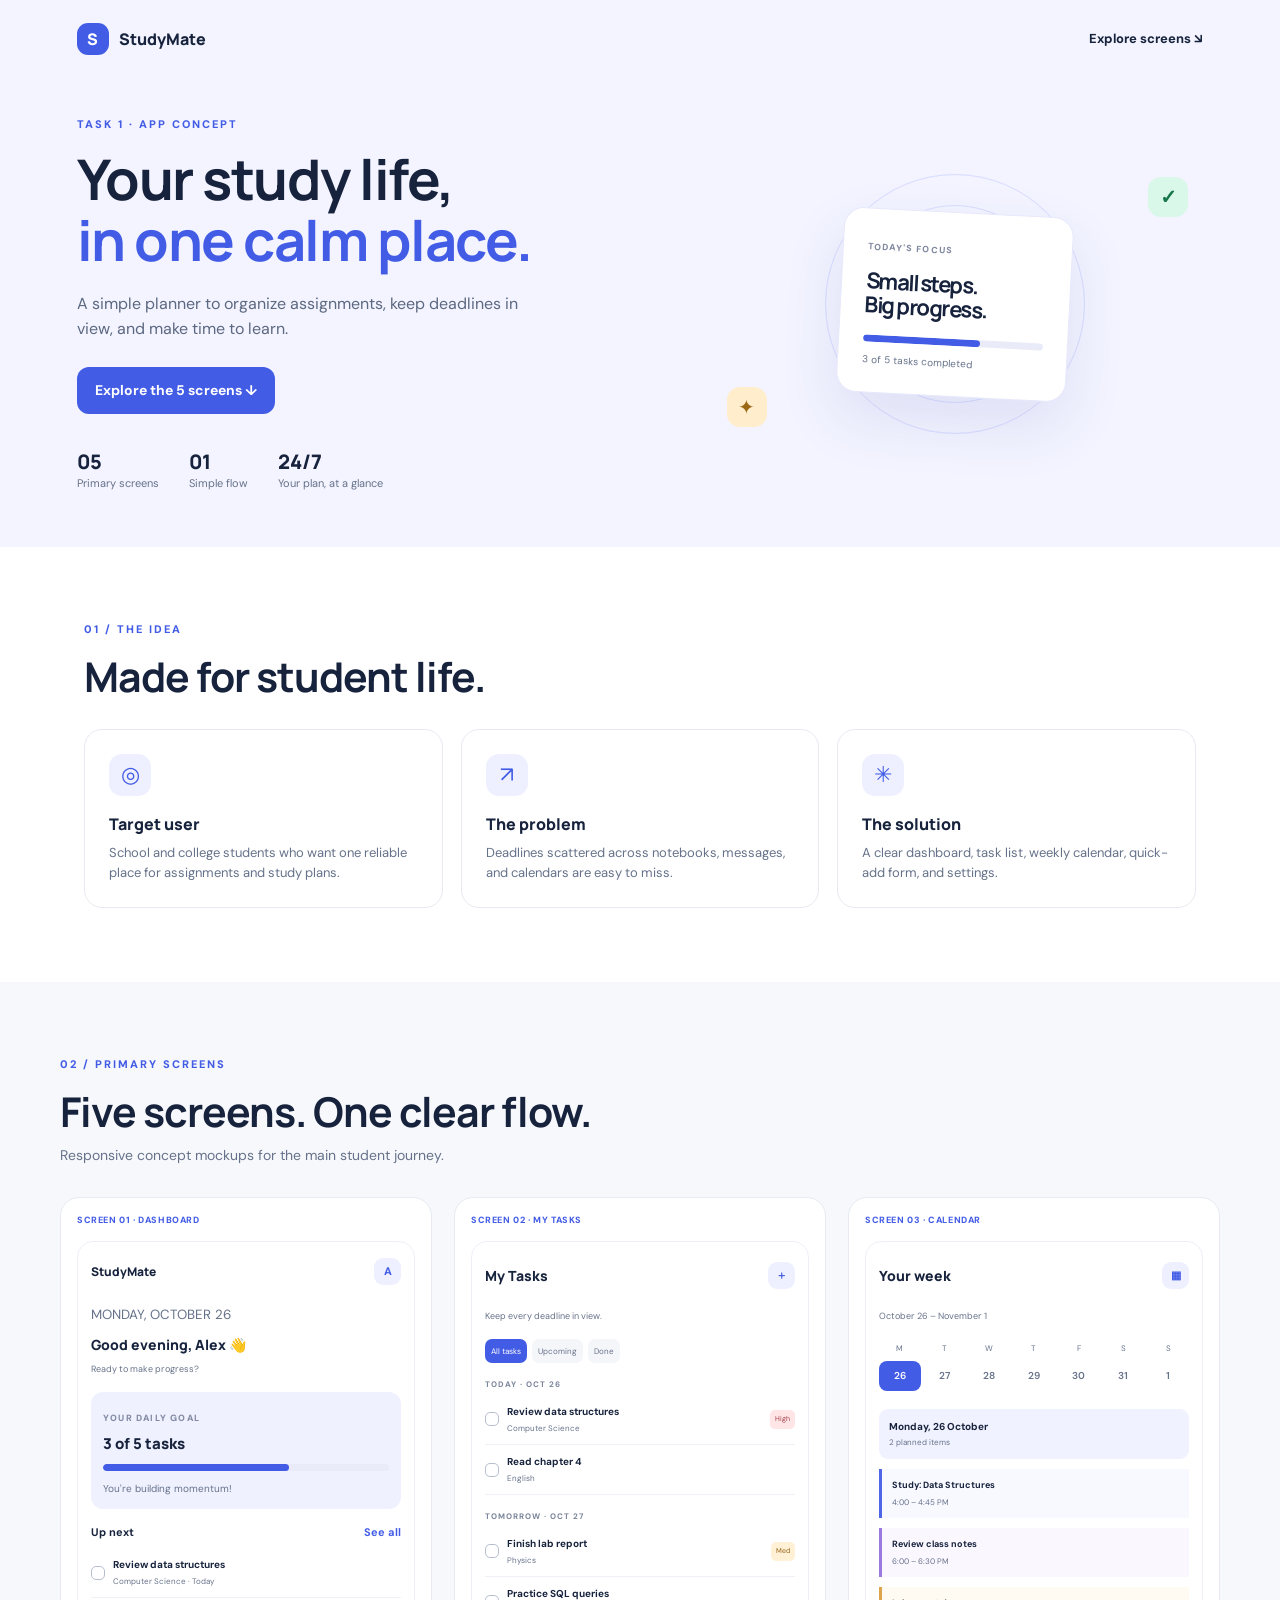
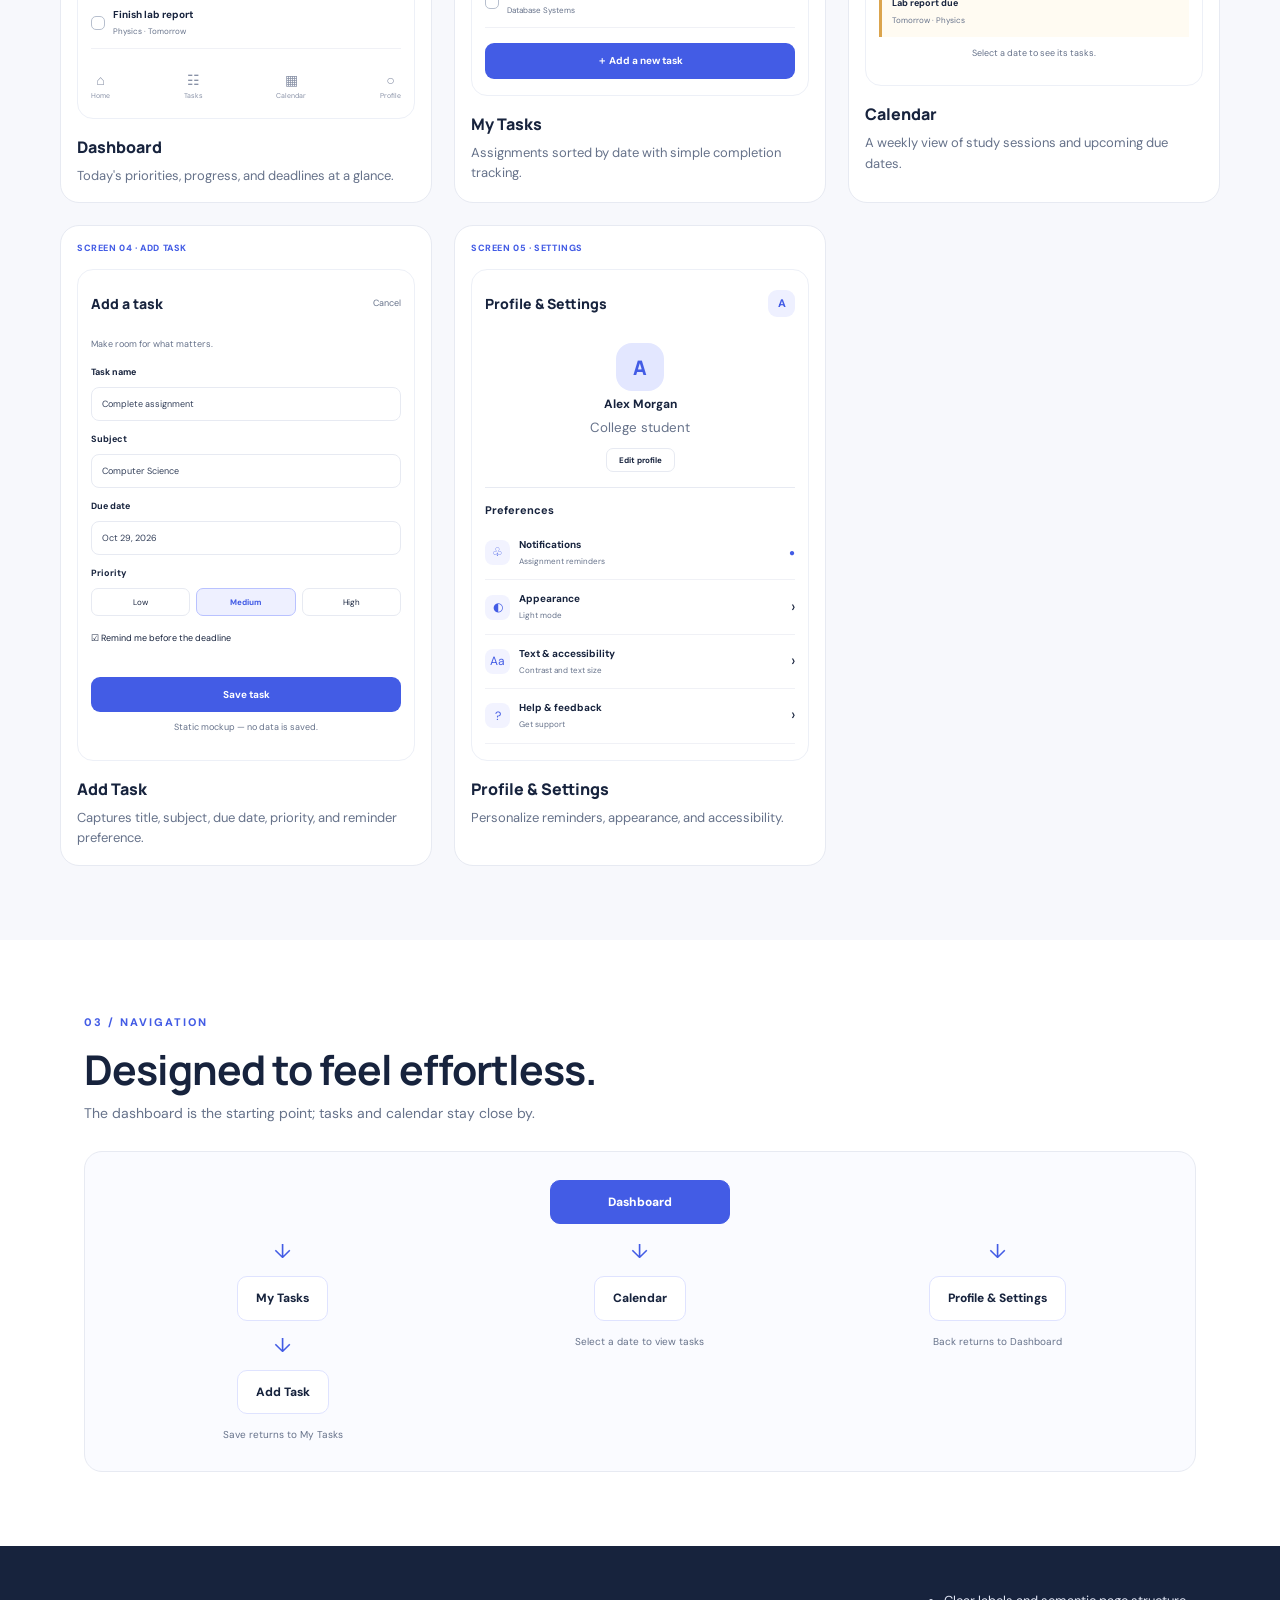
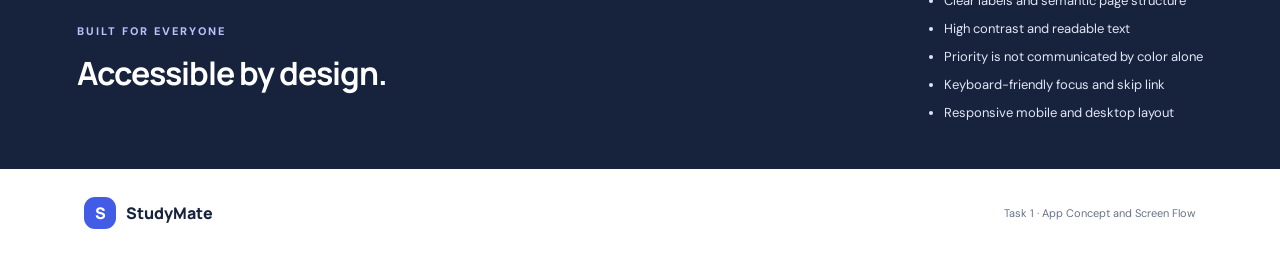
<file: index.html>
<!doctype html>
<html lang="en"><head><meta charset="utf-8"><meta name="viewport" content="width=device-width,initial-scale=1"><meta name="description" content="StudyMate app concept and screen flow for students"><title>StudyMate | Student Planner Concept</title><link rel="stylesheet" href="styles.css"></head>
<body><a class="skip" href="#screens">Skip to screens</a>
<header class="hero" id="home"><nav><a class="brand" href="#home"><span class="logo">S</span> StudyMate</a><a href="#screens">Explore screens ↘</a></nav><div class="hero-grid"><div><p class="eyebrow">TASK 1 · APP CONCEPT</p><h1>Your study life,<br><span>in one calm place.</span></h1><p class="intro">A simple planner to organize assignments, keep deadlines in view, and make time to learn.</p><a class="cta" href="#screens">Explore the 5 screens ↓</a><div class="stats"><div><b>05</b><small>Primary screens</small></div><div><b>01</b><small>Simple flow</small></div><div><b>24/7</b><small>Your plan, at a glance</small></div></div></div><div class="hero-art" aria-hidden="true"><div class="ring"></div><div class="float-card"><small>TODAY'S FOCUS</small><h2>Small steps.<br>Big progress.</h2><div class="bar"><i></i></div><p>3 of 5 tasks completed</p></div><span class="spark">✦</span><span class="tick">✓</span></div></div></header>
<main><section class="section"><p class="eyebrow">01 / THE IDEA</p><h2>Made for student life.</h2><div class="idea-grid"><article><span class="icon">◎</span><h3>Target user</h3><p>School and college students who want one reliable place for assignments and study plans.</p></article><article><span class="icon">↗</span><h3>The problem</h3><p>Deadlines scattered across notebooks, messages, and calendars are easy to miss.</p></article><article><span class="icon">✳</span><h3>The solution</h3><p>A clear dashboard, task list, weekly calendar, quick-add form, and settings.</p></article></div></section>
<section class="screens section" id="screens"><p class="eyebrow">02 / PRIMARY SCREENS</p><h2>Five screens. One clear flow.</h2><p class="sub">Responsive concept mockups for the main student journey.</p><div class="screen-grid">
<article class="screen"><div class="tag">SCREEN 01 · DASHBOARD</div><div class="phone"><div class="phone-head"><b>StudyMate</b><span class="avatar">A</span></div><small class="muted">MONDAY, OCTOBER 26</small><h3>Good evening, Alex 👋</h3><p class="muted tiny">Ready to make progress?</p><div class="focus"><small>YOUR DAILY GOAL</small><b>3 of 5 tasks</b><div class="bar"><i></i></div><p>You're building momentum!</p></div><h4>Up next <span>See all</span></h4><div class="task"><i class="empty"></i><div><b>Review data structures</b><small>Computer Science · Today</small></div></div><div class="task"><i class="empty"></i><div><b>Finish lab report</b><small>Physics · Tomorrow</small></div></div><div class="bottom"><span>⌂<small>Home</small></span><span>☷<small>Tasks</small></span><span>▦<small>Calendar</small></span><span>○<small>Profile</small></span></div></div><h3>Dashboard</h3><p>Today's priorities, progress, and deadlines at a glance.</p></article>
<article class="screen"><div class="tag">SCREEN 02 · MY TASKS</div><div class="phone"><div class="phone-head"><h3>My Tasks</h3><span class="avatar">＋</span></div><p class="muted tiny">Keep every deadline in view.</p><div class="tabs"><span class="chosen">All tasks</span><span>Upcoming</span><span>Done</span></div><small class="date">TODAY · OCT 26</small><div class="task"><i class="empty"></i><div><b>Review data structures</b><small>Computer Science</small></div><em>High</em></div><div class="task"><i class="empty"></i><div><b>Read chapter 4</b><small>English</small></div></div><small class="date">TOMORROW · OCT 27</small><div class="task"><i class="empty"></i><div><b>Finish lab report</b><small>Physics</small></div><em class="med">Med</em></div><div class="task"><i class="empty"></i><div><b>Practice SQL queries</b><small>Database Systems</small></div></div><div class="add">＋ Add a new task</div></div><h3>My Tasks</h3><p>Assignments sorted by date with simple completion tracking.</p></article>
<article class="screen"><div class="tag">SCREEN 03 · CALENDAR</div><div class="phone"><div class="phone-head"><h3>Your week</h3><span class="avatar">▦</span></div><p class="muted tiny">October 26 – November 1</p><div class="week"><span>M<b>26</b></span><span>T<b>27</b></span><span>W<b>28</b></span><span>T<b>29</b></span><span>F<b>30</b></span><span>S<b>31</b></span><span>S<b>1</b></span></div><div class="datebox"><b>Monday, 26 October</b><small>2 planned items</small></div><div class="event"><b>Study: Data Structures</b><small>4:00 – 4:45 PM</small></div><div class="event purple"><b>Review class notes</b><small>6:00 – 6:30 PM</small></div><div class="event amber"><b>Lab report due</b><small>Tomorrow · Physics</small></div><p class="muted tiny center">Select a date to see its tasks.</p></div><h3>Calendar</h3><p>A weekly view of study sessions and upcoming due dates.</p></article>
<article class="screen"><div class="tag">SCREEN 04 · ADD TASK</div><div class="phone"><div class="phone-head"><h3>Add a task</h3><span class="muted tiny">Cancel</span></div><p class="muted tiny">Make room for what matters.</p><form><label for="taskname">Task name</label><input id="taskname" value="Complete assignment" readonly><label for="subject">Subject</label><input id="subject" value="Computer Science" readonly><label for="due">Due date</label><input id="due" value="Oct 29, 2026" readonly><label>Priority</label><div class="priorities"><span>Low</span><span class="chosen">Medium</span><span>High</span></div><p class="reminder">☑ Remind me before the deadline</p><button type="button">Save task</button></form><p class="muted tiny center">Static mockup — no data is saved.</p></div><h3>Add Task</h3><p>Captures title, subject, due date, priority, and reminder preference.</p></article>
<article class="screen"><div class="tag">SCREEN 05 · SETTINGS</div><div class="phone"><div class="phone-head"><h3>Profile & Settings</h3><span class="avatar">A</span></div><div class="profile"><div class="big-avatar">A</div><b>Alex Morgan</b><small class="muted">College student</small><span class="edit">Edit profile</span></div><h4>Preferences</h4><div class="setting"><span class="setting-icon">♧</span><div><b>Notifications</b><small>Assignment reminders</small></div><strong>●</strong></div><div class="setting"><span class="setting-icon">◐</span><div><b>Appearance</b><small>Light mode</small></div><span>›</span></div><div class="setting"><span class="setting-icon">Aa</span><div><b>Text & accessibility</b><small>Contrast and text size</small></div><span>›</span></div><div class="setting"><span class="setting-icon">?</span><div><b>Help & feedback</b><small>Get support</small></div><span>›</span></div></div><h3>Profile & Settings</h3><p>Personalize reminders, appearance, and accessibility.</p></article>
</div></section>
<section class="section"><p class="eyebrow">03 / NAVIGATION</p><h2>Designed to feel effortless.</h2><p class="sub">The dashboard is the starting point; tasks and calendar stay close by.</p><div class="flow"><div class="node primary">Dashboard</div><div class="branches"><div><span>↓</span><div class="node">My Tasks</div><span>↓</span><div class="node">Add Task</div><small>Save returns to My Tasks</small></div><div><span>↓</span><div class="node">Calendar</div><small>Select a date to view tasks</small></div><div><span>↓</span><div class="node">Profile & Settings</div><small>Back returns to Dashboard</small></div></div></div></section>
<section class="access"><div><p class="eyebrow">BUILT FOR EVERYONE</p><h2>Accessible by design.</h2></div><ul><li>Clear labels and semantic page structure</li><li>High contrast and readable text</li><li>Priority is not communicated by color alone</li><li>Keyboard-friendly focus and skip link</li><li>Responsive mobile and desktop layout</li></ul></section></main><footer><a class="brand" href="#home"><span class="logo">S</span> StudyMate</a><p>Task 1 · App Concept and Screen Flow</p></footer></body></html>
</file>
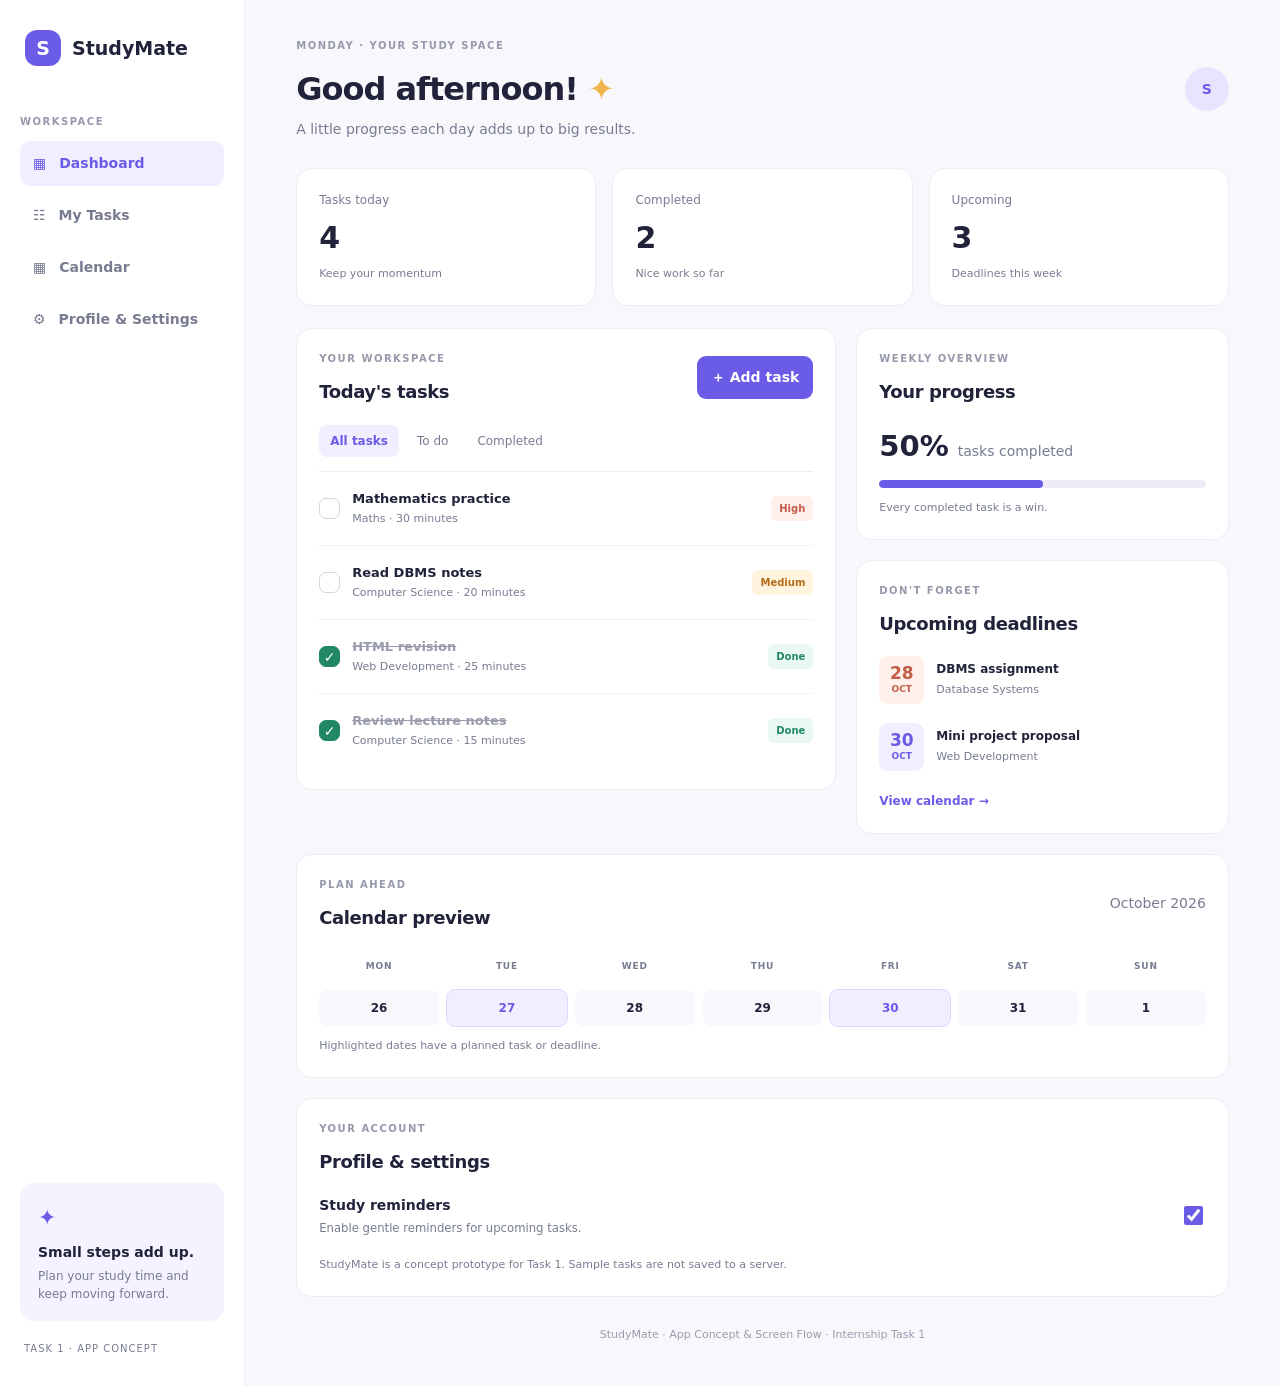
<file: Task-1-App-Concept/index.html>
<!doctype html>
<html lang="en">
<head>
  <meta charset="utf-8">
  <meta name="viewport" content="width=device-width, initial-scale=1">
  <meta name="description" content="StudyMate student task planner app concept and screen flow.">
  <title>StudyMate — Student Task Planner</title>
  <link rel="stylesheet" href="style.css">
</head>
<body>
  <div class="app-shell">
    <aside class="sidebar" aria-label="Main navigation">
      <a class="brand" href="#dashboard" aria-label="StudyMate home"><span class="brand-mark">S</span><span>StudyMate</span></a>
      <p class="nav-label">WORKSPACE</p>
      <nav class="nav-links">
        <a class="nav-link active" href="#dashboard">▦ <span>Dashboard</span></a>
        <a class="nav-link" href="#tasks">☷ <span>My Tasks</span></a>
        <a class="nav-link" href="#calendar">▦ <span>Calendar</span></a>
        <a class="nav-link" href="#profile">⚙ <span>Profile & Settings</span></a>
      </nav>
      <div class="sidebar-note"><span class="note-icon">✦</span><strong>Small steps add up.</strong><p>Plan your study time and keep moving forward.</p></div>
      <p class="sidebar-footer">TASK 1 · APP CONCEPT</p>
    </aside>
    <main id="dashboard" class="main-content">
      <header class="topbar"><div><p class="eyebrow">MONDAY · YOUR STUDY SPACE</p><h1>Good afternoon! <span aria-hidden="true">✦</span></h1><p class="muted">A little progress each day adds up to big results.</p></div><div class="avatar" aria-label="Student profile">S</div></header>
      <section class="stats" aria-label="Task summary">
        <article class="stat-card"><span class="stat-label">Tasks today</span><strong id="task-count">4</strong><span class="stat-foot">Keep your momentum</span></article>
        <article class="stat-card"><span class="stat-label">Completed</span><strong id="done-count">2</strong><span class="stat-foot">Nice work so far</span></article>
        <article class="stat-card"><span class="stat-label">Upcoming</span><strong>3</strong><span class="stat-foot">Deadlines this week</span></article>
      </section>
      <section class="content-grid">
        <div class="panel task-panel" id="tasks"><div class="panel-heading"><div><p class="eyebrow">YOUR WORKSPACE</p><h2>Today's tasks</h2></div><button class="primary-button" id="open-form">＋ Add task</button></div>
          <div class="filter-row" role="group" aria-label="Filter tasks"><button class="filter active" data-filter="all">All tasks</button><button class="filter" data-filter="pending">To do</button><button class="filter" data-filter="done">Completed</button></div>
          <ul class="task-list" id="task-list">
            <li class="task-item" data-status="pending"><button class="check" aria-label="Mark Mathematics practice complete"></button><div class="task-copy"><strong>Mathematics practice</strong><span>Maths · 30 minutes</span></div><span class="priority high">High</span></li>
            <li class="task-item" data-status="pending"><button class="check" aria-label="Mark Read DBMS notes complete"></button><div class="task-copy"><strong>Read DBMS notes</strong><span>Computer Science · 20 minutes</span></div><span class="priority medium">Medium</span></li>
            <li class="task-item done" data-status="done"><button class="check checked" aria-label="Mark HTML revision incomplete" aria-pressed="true">✓</button><div class="task-copy"><strong>HTML revision</strong><span>Web Development · 25 minutes</span></div><span class="priority low">Done</span></li>
            <li class="task-item done" data-status="done"><button class="check checked" aria-label="Mark Review lecture notes incomplete" aria-pressed="true">✓</button><div class="task-copy"><strong>Review lecture notes</strong><span>Computer Science · 15 minutes</span></div><span class="priority low">Done</span></li>
          </ul>
          <p class="empty-state" id="empty-state" hidden>No tasks in this filter yet.</p>
        </div>
        <div class="right-column">
          <section class="panel progress-panel"><p class="eyebrow">WEEKLY OVERVIEW</p><h2>Your progress</h2><div class="progress-number"><strong id="progress-percent">50%</strong><span class="muted">tasks completed</span></div><div class="progress-track" role="progressbar" aria-label="Task completion" aria-valuemin="0" aria-valuemax="100" aria-valuenow="50" id="progress-bar"><span id="progress-fill"></span></div><p class="muted small">Every completed task is a win.</p></section>
          <section class="panel deadline-panel"><p class="eyebrow">DON'T FORGET</p><h2>Upcoming deadlines</h2><div class="deadline"><span class="date-box"><b>28</b><small>OCT</small></span><div><strong>DBMS assignment</strong><span>Database Systems</span></div></div><div class="deadline"><span class="date-box purple"><b>30</b><small>OCT</small></span><div><strong>Mini project proposal</strong><span>Web Development</span></div></div><a class="text-link" href="#calendar">View calendar →</a></section>
        </div>
      </section>
      <section class="panel calendar-panel" id="calendar"><div class="panel-heading"><div><p class="eyebrow">PLAN AHEAD</p><h2>Calendar preview</h2></div><span class="muted">October 2026</span></div><div class="calendar-grid" aria-label="Sample weekly calendar"><span>MON</span><span>TUE</span><span>WED</span><span>THU</span><span>FRI</span><span>SAT</span><span>SUN</span><b>26</b><b class="calendar-event">27</b><b>28</b><b>29</b><b class="calendar-event">30</b><b>31</b><b>1</b></div><p class="muted small">Highlighted dates have a planned task or deadline.</p></section>
      <section class="panel profile-panel" id="profile"><p class="eyebrow">YOUR ACCOUNT</p><h2>Profile & settings</h2><label class="setting-row" for="reminders"><span><strong>Study reminders</strong><small>Enable gentle reminders for upcoming tasks.</small></span><input id="reminders" type="checkbox" checked></label><p class="muted small">StudyMate is a concept prototype for Task 1. Sample tasks are not saved to a server.</p></section>
      <footer>StudyMate · App Concept & Screen Flow · Internship Task 1</footer>
    </main>
  </div>
  <dialog id="task-dialog" aria-labelledby="dialog-title"><form id="task-form"><div class="panel-heading"><h2 id="dialog-title">Add a task</h2><button type="button" class="close-button" id="close-form" aria-label="Close form">×</button></div><label for="new-task">Task title</label><input id="new-task" name="title" required maxlength="80" placeholder="e.g. Revise operating systems"><label for="subject">Subject</label><input id="subject" name="subject" maxlength="60" placeholder="e.g. Computer Science"><label for="priority-select">Priority</label><select id="priority-select" name="priority"><option>Medium</option><option>High</option><option>Low</option></select><div class="dialog-actions"><button type="button" class="secondary-button" id="cancel-form">Cancel</button><button class="primary-button" type="submit">Save task</button></div></form></dialog>
  <script>
    const list = document.querySelector('#task-list');
    const dialog = document.querySelector('#task-dialog');
    const form = document.querySelector('#task-form');
    let activeFilter = 'all';
    function updateStats() {
      const items = [...list.querySelectorAll('.task-item')];
      const done = items.filter(item => item.dataset.status === 'done').length;
      const total = items.length;
      const percent = total ? Math.round(done / total * 100) : 0;
      document.querySelector('#task-count').textContent = total;
      document.querySelector('#done-count').textContent = done;
      document.querySelector('#progress-percent').textContent = percent + '%';
      document.querySelector('#progress-fill').style.width = percent + '%';
      const bar = document.querySelector('#progress-bar');
      bar.setAttribute('aria-valuenow', percent);
      applyFilter();
    }
    function applyFilter() {
      let visible = 0;
      list.querySelectorAll('.task-item').forEach(item => {
        const show = activeFilter === 'all' || item.dataset.status === activeFilter;
        item.hidden = !show;
        if (show) visible++;
      });
      document.querySelector('#empty-state').hidden = visible > 0;
      document.querySelectorAll('.filter').forEach(button => {
        const selected = button.dataset.filter === activeFilter;
        button.classList.toggle('active', selected);
        button.setAttribute('aria-pressed', String(selected));
      });
    }
    document.querySelector('#open-form').addEventListener('click', () => dialog.showModal());
    document.querySelector('#close-form').addEventListener('click', () => dialog.close());
    document.querySelector('#cancel-form').addEventListener('click', () => dialog.close());
    document.querySelectorAll('.filter').forEach(button => button.addEventListener('click', () => { activeFilter = button.dataset.filter; applyFilter(); }));
    list.addEventListener('click', event => {
      const button = event.target.closest('.check');
      if (!button) return;
      const item = button.closest('.task-item');
      const done = item.dataset.status !== 'done';
      item.dataset.status = done ? 'done' : 'pending';
      item.classList.toggle('done', done);
      button.classList.toggle('checked', done);
      button.textContent = done ? '✓' : '';
      button.setAttribute('aria-pressed', String(done));
      button.setAttribute('aria-label', `${done ? 'Mark' : 'Mark'} ${item.querySelector('strong').textContent} ${done ? 'incomplete' : 'complete'}`);
      const badge = item.querySelector('.priority');
      if (done) { badge.textContent = 'Done'; badge.className = 'priority low'; }
      else { badge.textContent = item.dataset.priority || 'Medium'; badge.className = 'priority ' + (item.dataset.priority === 'High' ? 'high' : item.dataset.priority === 'Low' ? 'low' : 'medium'); }
      updateStats();
    });
    form.addEventListener('submit', event => {
      event.preventDefault();
      const data = new FormData(form);
      const title = String(data.get('title')).trim();
      if (!title) return;
      const subject = String(data.get('subject')).trim() || 'Personal study';
      const priority = String(data.get('priority'));
      const item = document.createElement('li');
      item.className = 'task-item'; item.dataset.status = 'pending'; item.dataset.priority = priority;
      const check = document.createElement('button'); check.className = 'check'; check.type = 'button'; check.setAttribute('aria-label', `Mark ${title} complete`);
      const copy = document.createElement('div'); copy.className = 'task-copy';
      const strong = document.createElement('strong'); strong.textContent = title;
      const span = document.createElement('span'); span.textContent = subject;
      copy.append(strong, span);
      const badge = document.createElement('span'); badge.className = 'priority ' + priority.toLowerCase(); badge.textContent = priority;
      item.append(check, copy, badge); list.prepend(item);
      form.reset(); dialog.close(); activeFilter = 'all'; updateStats();
    });
    updateStats();
  </script>
</body>
</html>
</file>
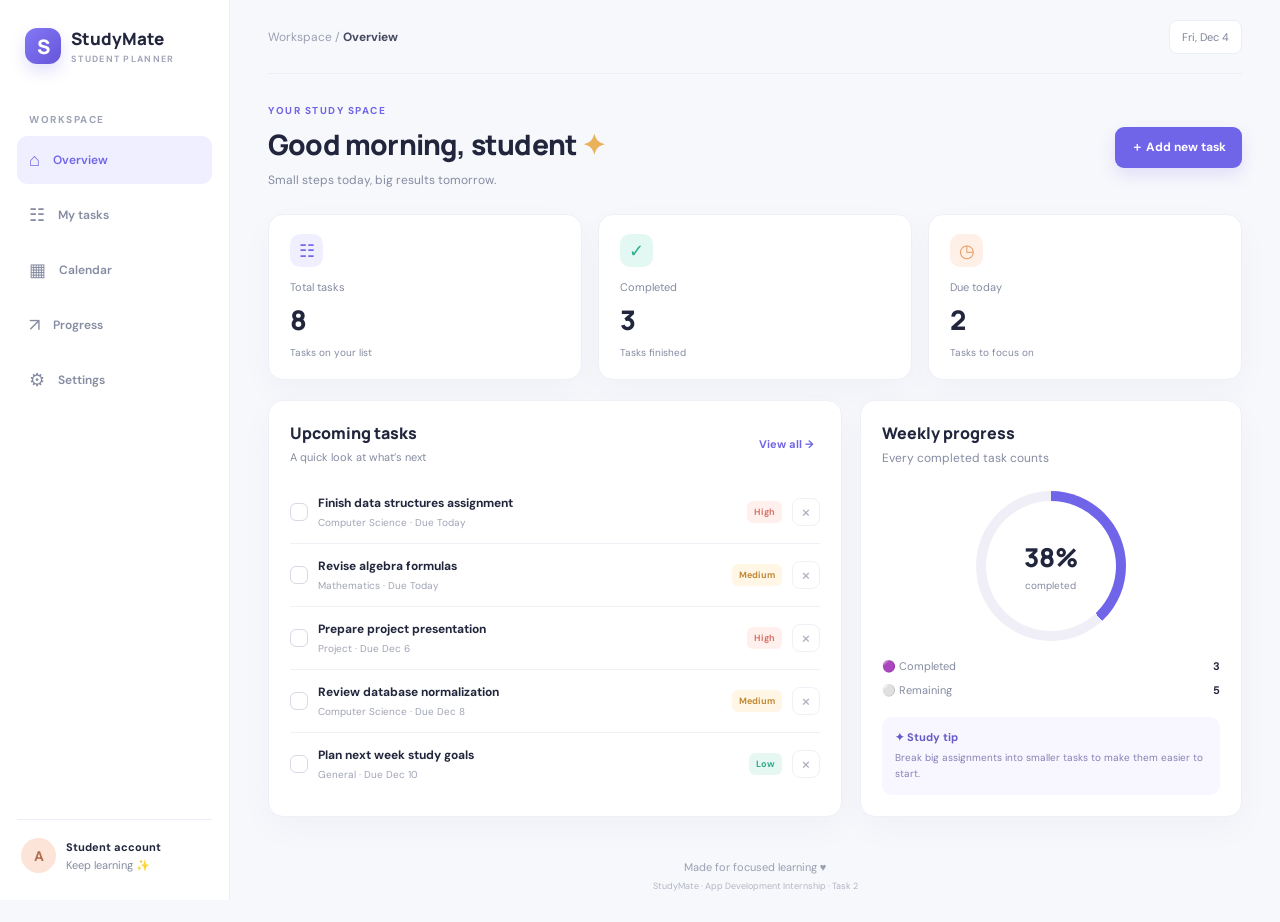
<file: Task-2-Core-App-Screens/index.html>
<!doctype html>
<html lang="en"><head><meta charset="utf-8"><meta name="viewport" content="width=device-width,initial-scale=1"><meta name="theme-color" content="#f6f7fc"><title>StudyMate | Core App Screens</title><link rel="stylesheet" href="style.css"></head>
<body><div class="layout"><aside class="sidebar"><a class="brand" href="#"><span class="logo">S</span><span>StudyMate<small>STUDENT PLANNER</small></span></a><p class="label">WORKSPACE</p><nav><button class="nav active" data-view="home">⌂ <span>Overview</span></button><button class="nav" data-view="tasks">☷ <span>My tasks</span></button><button class="nav" data-view="calendar">▦ <span>Calendar</span></button><button class="nav" data-view="progress">↗ <span>Progress</span></button><button class="nav" data-view="settings">⚙ <span>Settings</span></button></nav><div class="profile"><span class="avatar">A</span><span><b>Student account</b><small>Keep learning ✨</small></span></div></aside>
<main><header><div class="mobile-brand"><span class="logo">S</span> StudyMate</div><div class="crumb">Workspace / <b id="crumb">Overview</b></div><span class="date" id="dateLabel"></span></header>
<section class="view active" id="home"><div class="intro"><div><p class="eyebrow">YOUR STUDY SPACE</p><h1>Good morning, student <span>✦</span></h1><p class="muted">Small steps today, big results tomorrow.</p></div><button class="primary add">＋ Add new task</button></div><div class="stats"><article><span class="icon purple">☷</span><p class="muted">Total tasks</p><strong id="total">8</strong><small>Tasks on your list</small></article><article><span class="icon green">✓</span><p class="muted">Completed</p><strong id="done">3</strong><small>Tasks finished</small></article><article><span class="icon orange">◷</span><p class="muted">Due today</p><strong id="due">2</strong><small>Tasks to focus on</small></article></div><div class="columns"><section class="panel"><div class="panel-head"><div><h2>Upcoming tasks</h2><p class="muted">A quick look at what’s next</p></div><button class="link" data-goto="tasks">View all →</button></div><div id="homeTasks" class="task-list"></div></section><section class="panel"><h2>Weekly progress</h2><p class="muted">Every completed task counts</p><div class="ring" id="ring"><div><strong id="rate">38%</strong><small>completed</small></div></div><div class="legend"><span>🟣 Completed <b id="legendDone">3</b></span><span>⚪ Remaining <b id="remaining">5</b></span></div><div class="tip"><b>✦ Study tip</b><p>Break big assignments into smaller tasks to make them easier to start.</p></div></section></div></section>
<section class="view" id="tasks"><div class="intro"><div><p class="eyebrow">STAY ORGANIZED</p><h1>My tasks</h1><p class="muted">Keep assignments in one place.</p></div><button class="primary add">＋ Add new task</button></div><section class="panel"><div class="panel-head"><div><h2>Task list</h2><p class="muted">Select a checkbox to mark a task complete.</p></div><div class="filters"><button class="filter active" data-filter="all">All</button><button class="filter" data-filter="active">To do</button><button class="filter" data-filter="done">Completed</button></div></div><div id="allTasks" class="task-list"></div></section></section>
<section class="view" id="calendar"><div class="intro"><div><p class="eyebrow">PLAN AHEAD</p><h1>Study calendar</h1><p class="muted">Your study week at a glance.</p></div><button class="primary add">＋ Add new task</button></div><section class="panel"><h2 id="monthTitle">This week</h2><p class="muted">Tasks are grouped by their due dates.</p><div class="calendar" id="calendarGrid"></div></section></section>
<section class="view" id="progress"><div class="intro"><div><p class="eyebrow">YOUR CONSISTENCY</p><h1>Progress</h1><p class="muted">Celebrate the effort you put into learning.</p></div></div><div class="stats"><article><p class="muted">Tasks completed</p><strong id="pDone">3</strong><small>You’re building momentum</small></article><article><p class="muted">Tasks remaining</p><strong id="pLeft">5</strong><small>One step at a time</small></article><article><p class="muted">Completion rate</p><strong id="pRate">38%</strong><small>Based on your task list</small></article></div><section class="panel"><h2>Keep your momentum</h2><p class="muted">Review your list regularly, set realistic deadlines, and take breaks between study sessions.</p><div class="bar"><span id="barFill"></span></div><p class="muted" id="summary"></p></section></section>
<section class="view" id="settings"><div class="intro"><div><p class="eyebrow">MAKE IT YOURS</p><h1>Settings</h1><p class="muted">Simple preferences for your study space.</p></div></div><section class="panel settings"><div class="setting"><div><b>Daily study reminder</b><p class="muted">Demo preference for future reminders.</p></div><label class="switch"><input type="checkbox" id="reminder" checked><span></span></label></div><div class="setting"><div><b>Compact task list</b><p class="muted">Reduce spacing between task rows.</p></div><label class="switch"><input type="checkbox" id="compact"><span></span></label></div><div class="setting"><div><b>About StudyMate</b><p class="muted">A student-friendly planner built with HTML, CSS, and JavaScript.</p></div><span class="muted">v1.0</span></div><p class="muted note">Prototype preferences are not synced to an account.</p></section></section>
<footer>Made for focused learning ♥<small>StudyMate · App Development Internship · Task 2</small></footer></main></div>
<dialog id="dialog"><form id="taskForm"><div class="dialog-head"><div><p class="eyebrow">STUDY PLANNER</p><h2>Add a task</h2></div><button type="button" id="close" class="close">×</button></div><label for="title">Task name</label><input id="title" maxlength="90" placeholder="e.g. Revise database notes" required><div class="two"><div><label for="subject">Subject</label><select id="subject"><option>General</option><option>Computer Science</option><option>Mathematics</option><option>English</option><option>Project</option></select></div><div><label for="dueDate">Due date</label><input id="dueDate" type="date" required></div></div><label for="priority">Priority</label><select id="priority"><option>Medium</option><option>High</option><option>Low</option></select><div class="actions"><button type="button" class="secondary" id="cancel">Cancel</button><button class="primary" type="submit">Save task</button></div></form></dialog><div id="toast" role="status" class="toast"></div><script src="app.js"></script></body></html>
</file>
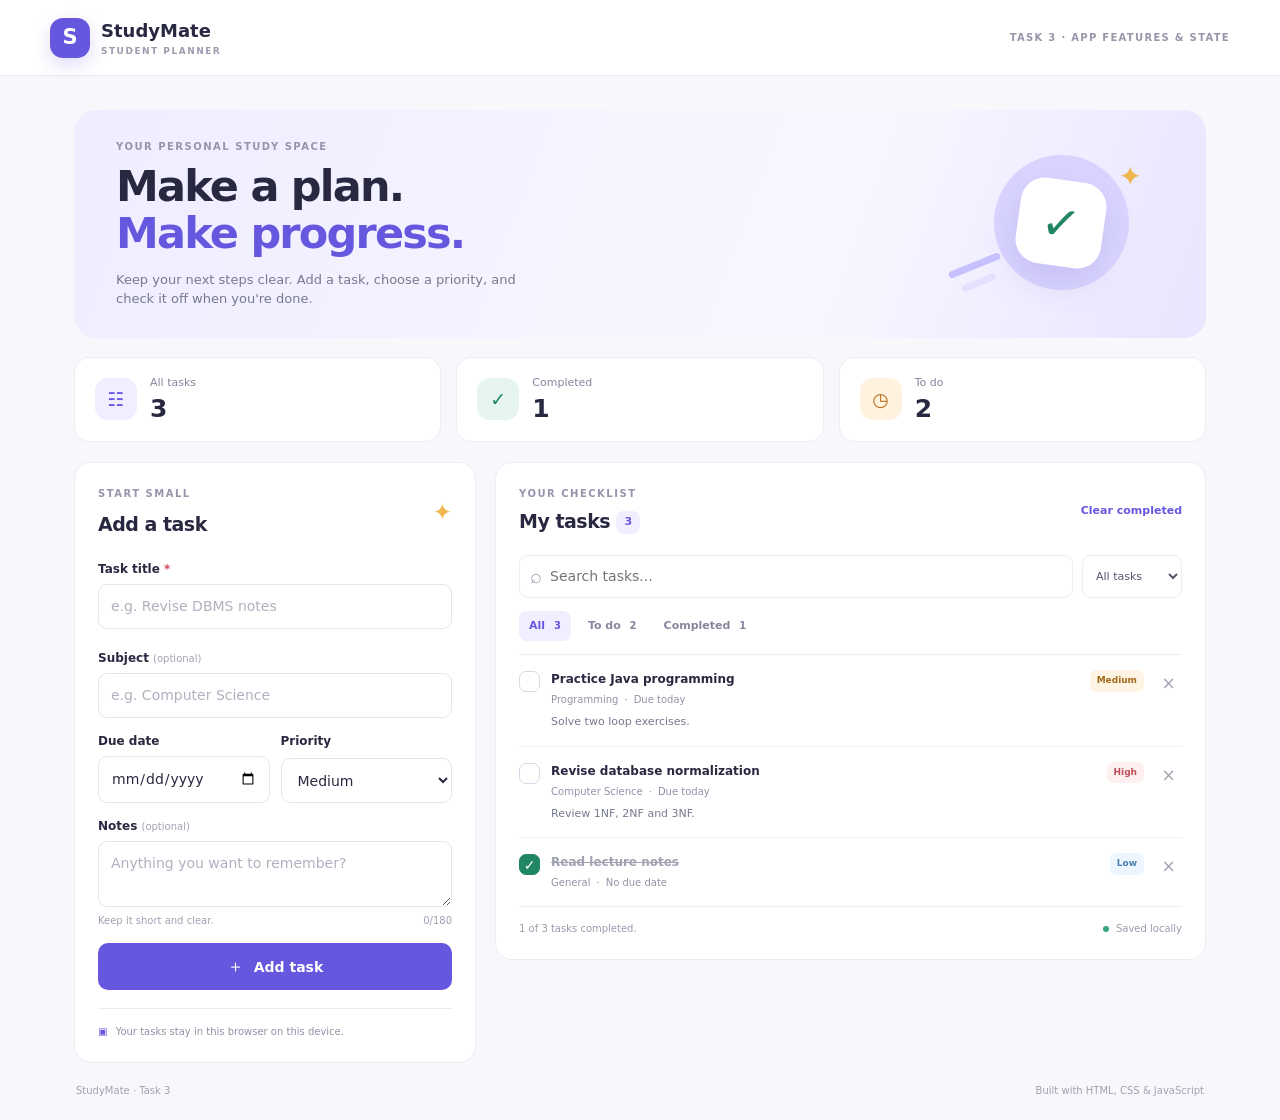
<file: Task-3-App-Features-and-State/index.html>
<!doctype html>
<html lang="en">
<head>
<meta charset="utf-8"><meta name="viewport" content="width=device-width, initial-scale=1">
<meta name="theme-color" content="#6657df"><meta name="description" content="StudyMate Task 3: validated task creation, filtering, empty states, and browser-persistent state.">
<title>StudyMate — Tasks & State</title><link rel="stylesheet" href="style.css">
</head>
<body>
<header class="topbar"><a class="brand" href="#" aria-label="StudyMate home"><span class="logo">S</span><span>StudyMate<small>STUDENT PLANNER</small></span></a><span class="task-label">TASK 3 · APP FEATURES & STATE</span></header>
<main class="shell">
<section class="intro"><div><p class="eyebrow">YOUR PERSONAL STUDY SPACE</p><h1>Make a plan.<br><span>Make progress.</span></h1><p class="intro-copy">Keep your next steps clear. Add a task, choose a priority, and check it off when you're done.</p></div><div class="hero-art" aria-hidden="true"><span class="art-circle"></span><span class="art-check">✓</span><span class="art-star">✦</span><span class="art-line line-one"></span><span class="art-line line-two"></span></div></section>
<section class="summary-grid" aria-label="Task summary"><article class="summary-card"><span class="summary-icon purple">☷</span><div><span class="summary-label">All tasks</span><strong id="total-count">0</strong></div></article><article class="summary-card"><span class="summary-icon green">✓</span><div><span class="summary-label">Completed</span><strong id="completed-count">0</strong></div></article><article class="summary-card"><span class="summary-icon orange">◷</span><div><span class="summary-label">To do</span><strong id="pending-count">0</strong></div></article></section>
<div class="content-grid">
<section class="panel create-panel" aria-labelledby="create-heading"><div class="section-heading"><div><p class="eyebrow">START SMALL</p><h2 id="create-heading">Add a task</h2></div><span class="heading-sparkle">✦</span></div>
<form id="task-form" novalidate>
<div class="field"><label for="task-title">Task title <span class="required">*</span></label><input id="task-title" name="title" maxlength="80" placeholder="e.g. Revise DBMS notes" autocomplete="off" aria-describedby="title-error" required><p class="field-error" id="title-error" role="alert"></p></div>
<div class="field"><label for="task-subject">Subject <span class="optional">(optional)</span></label><input id="task-subject" name="subject" maxlength="40" placeholder="e.g. Computer Science"></div>
<div class="field-row"><div class="field"><label for="task-date">Due date</label><input id="task-date" name="dueDate" type="date"></div><div class="field"><label for="task-priority">Priority</label><select id="task-priority" name="priority"><option value="Medium">Medium</option><option value="High">High</option><option value="Low">Low</option></select></div></div>
<div class="field"><label for="task-notes">Notes <span class="optional">(optional)</span></label><textarea id="task-notes" name="notes" rows="2" maxlength="180" placeholder="Anything you want to remember?"></textarea><div class="field-hint"><span>Keep it short and clear.</span><span id="notes-count">0/180</span></div></div>
<button class="primary-btn submit-btn" type="submit"><span>＋</span> Add task</button><p class="form-status" id="form-status" role="status" aria-live="polite"></p>
</form><p class="privacy-note"><span>▣</span> Your tasks stay in this browser on this device.</p></section>
<section class="panel list-panel" aria-labelledby="list-heading"><div class="list-heading"><div><p class="eyebrow">YOUR CHECKLIST</p><h2 id="list-heading">My tasks <span class="count-pill" id="list-count">0</span></h2></div><button class="clear-btn" id="clear-completed" type="button" disabled>Clear completed</button></div>
<div class="toolbar"><label class="search"><span aria-hidden="true">⌕</span><input id="search" type="search" placeholder="Search tasks..." aria-label="Search tasks"></label><select id="filter" aria-label="Filter tasks"><option value="all">All tasks</option><option value="pending">To do</option><option value="completed">Completed</option></select></div>
<div class="filter-pills" role="group" aria-label="Quick task filters"><button type="button" class="pill active" data-filter="all">All <span id="pill-all">0</span></button><button type="button" class="pill" data-filter="pending">To do <span id="pill-pending">0</span></button><button type="button" class="pill" data-filter="completed">Completed <span id="pill-completed">0</span></button></div>
<div id="task-list" class="task-list" aria-live="polite"></div>
<div class="empty-state" id="empty-state"><div class="empty-illustration" aria-hidden="true"><span>☷</span><i>✦</i></div><h3 id="empty-title">Your list is a blank page.</h3><p id="empty-copy">Add your first task using the form to start making progress.</p><button type="button" id="empty-add" class="secondary-btn">＋ Create your first task</button></div>
<div class="list-footer"><span id="footer-message">Ready when you are.</span><span><i class="dot"></i> Saved locally</span></div></section>
</div>
<footer class="footer"><span>StudyMate · Task 3</span><span>Built with HTML, CSS & JavaScript</span></footer>
</main><div id="toast" class="toast" role="status" aria-live="polite"></div>
<script src="app.js"></script>
</body></html>
</file>
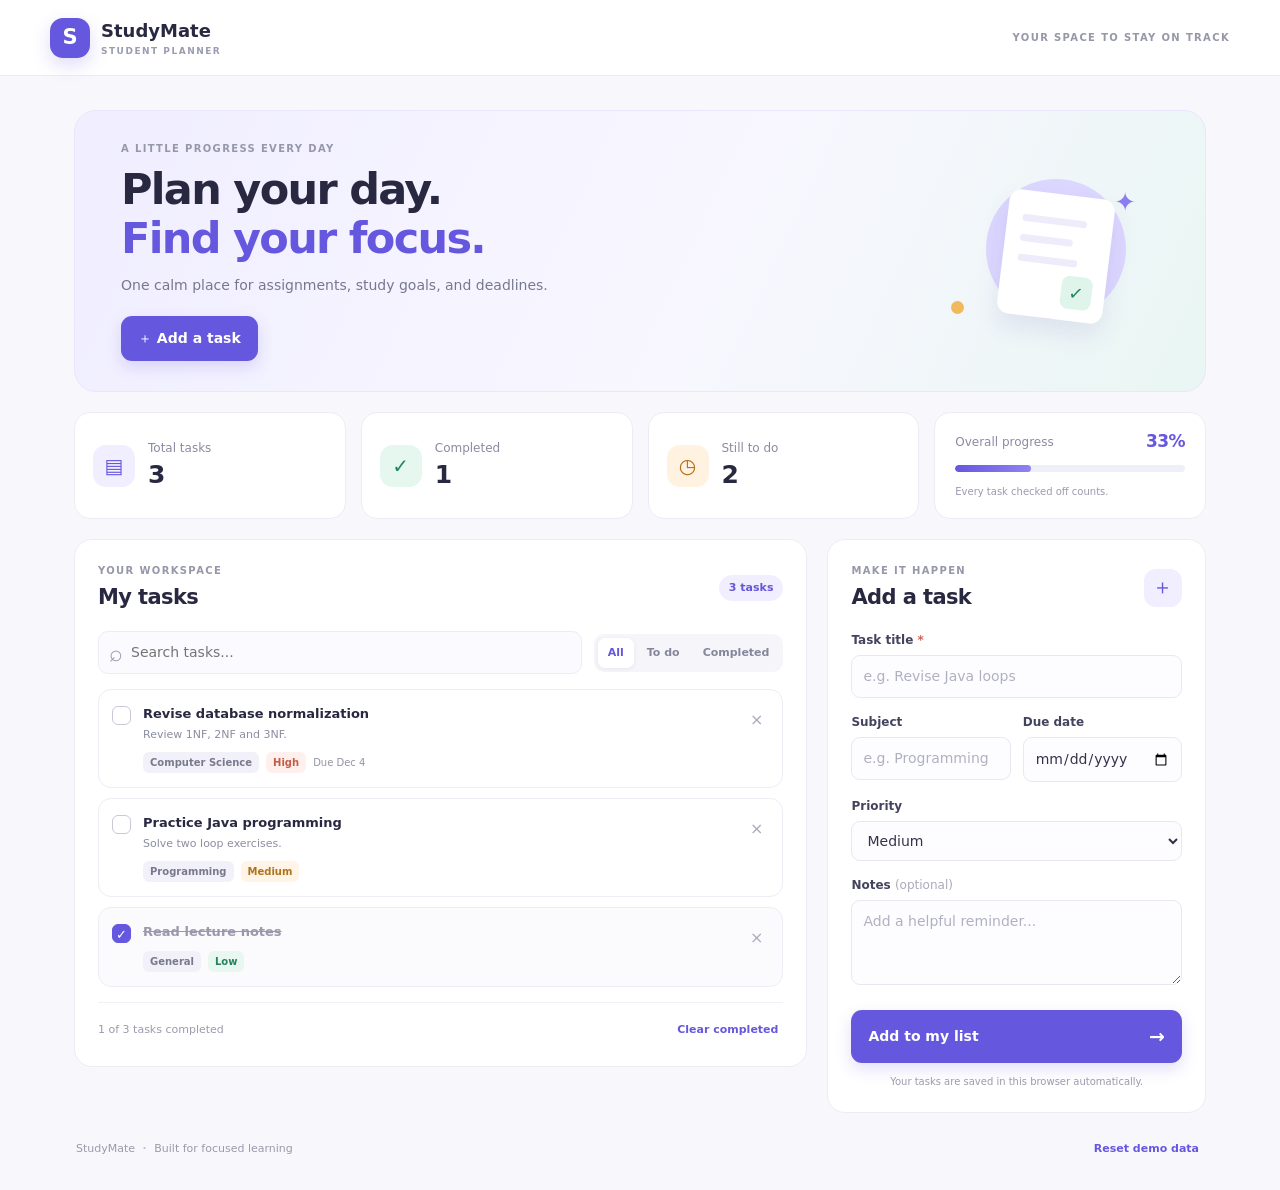
<file: Task-4-Final-App-Project/index.html>
<!doctype html>
<html lang="en"><head><meta charset="utf-8"><meta name="viewport" content="width=device-width, initial-scale=1"><meta name="theme-color" content="#6657df"><meta name="description" content="StudyMate is a simple student planner to create, organize, and complete study tasks."><title>StudyMate — Student Planner</title><link rel="stylesheet" href="style.css"><script src="app.js" defer></script></head>
<body><header class="topbar"><a class="brand" href="#" aria-label="StudyMate home"><span class="logo">S</span><span>StudyMate<small>STUDENT PLANNER</small></span></a><span class="top-note">YOUR SPACE TO STAY ON TRACK</span></header>
<main class="shell"><section class="welcome"><div><p class="eyebrow">A LITTLE PROGRESS EVERY DAY</p><h1>Plan your day.<br><span>Find your focus.</span></h1><p class="subcopy">One calm place for assignments, study goals, and deadlines.</p><button class="primary" id="jumpToForm" type="button">＋ Add a task</button></div><div class="illustration" aria-hidden="true"><div class="sun"></div><div class="paper"><i></i><i></i><i></i><b>✓</b></div><div class="spark">✦</div><div class="dot"></div></div></section>
<section class="stats" aria-label="Task summary"><article class="stat"><span class="stat-icon purple">▤</span><div><p>Total tasks</p><strong id="totalCount">0</strong></div></article><article class="stat"><span class="stat-icon green">✓</span><div><p>Completed</p><strong id="doneCount">0</strong></div></article><article class="stat"><span class="stat-icon orange">◷</span><div><p>Still to do</p><strong id="todoCount">0</strong></div></article><article class="stat progress-stat"><div class="progress-head"><p>Overall progress</p><strong id="progressLabel">0%</strong></div><div class="progress-track"><span id="progressBar"></span></div><small>Every task checked off counts.</small></article></section>
<div class="workspace"><section class="panel task-panel"><div class="panel-head"><div><p class="eyebrow">YOUR WORKSPACE</p><h2>My tasks</h2></div><span class="count-pill" id="visibleCount">0 tasks</span></div><div class="toolbar"><label class="search"><span>⌕</span><input id="searchInput" type="search" placeholder="Search tasks..." aria-label="Search tasks"></label><div class="filters" role="group" aria-label="Filter tasks"><button class="filter active" data-filter="all" type="button">All</button><button class="filter" data-filter="todo" type="button">To do</button><button class="filter" data-filter="done" type="button">Completed</button></div></div><div id="taskList" class="task-list" aria-live="polite"></div><div class="list-footer"><span id="footerMessage">Your tasks will appear here.</span><button id="clearCompleted" class="text-button" type="button" hidden>Clear completed</button></div></section>
<aside class="panel form-panel" id="addTaskPanel"><div class="panel-head"><div><p class="eyebrow">MAKE IT HAPPEN</p><h2>Add a task</h2></div><span class="plus-badge">＋</span></div><form id="taskForm" novalidate><label for="taskTitle">Task title <span>*</span></label><input id="taskTitle" name="title" maxlength="90" placeholder="e.g. Revise Java loops" required aria-describedby="titleError"><small id="titleError" class="field-error" role="alert"></small><div class="form-row"><div><label for="taskSubject">Subject</label><input id="taskSubject" name="subject" maxlength="40" placeholder="e.g. Programming"></div><div><label for="taskDue">Due date</label><input id="taskDue" name="dueDate" type="date"></div></div><label for="taskPriority">Priority</label><select id="taskPriority" name="priority"><option value="Medium">Medium</option><option value="High">High</option><option value="Low">Low</option></select><label for="taskNotes">Notes <span class="optional">(optional)</span></label><textarea id="taskNotes" name="notes" rows="3" maxlength="240" placeholder="Add a helpful reminder..."></textarea><button class="primary submit-button" type="submit">Add to my list <span>→</span></button><p class="form-hint">Your tasks are saved in this browser automatically.</p></form></aside></div><footer><span>StudyMate <b>·</b> Built for focused learning</span><button id="resetDemo" class="text-button" type="button">Reset demo data</button></footer></main><div id="toast" class="toast" role="status" aria-live="polite"></div><noscript><p class="noscript">Please enable JavaScript to use the StudyMate task planner.</p></noscript></body></html>
</file>
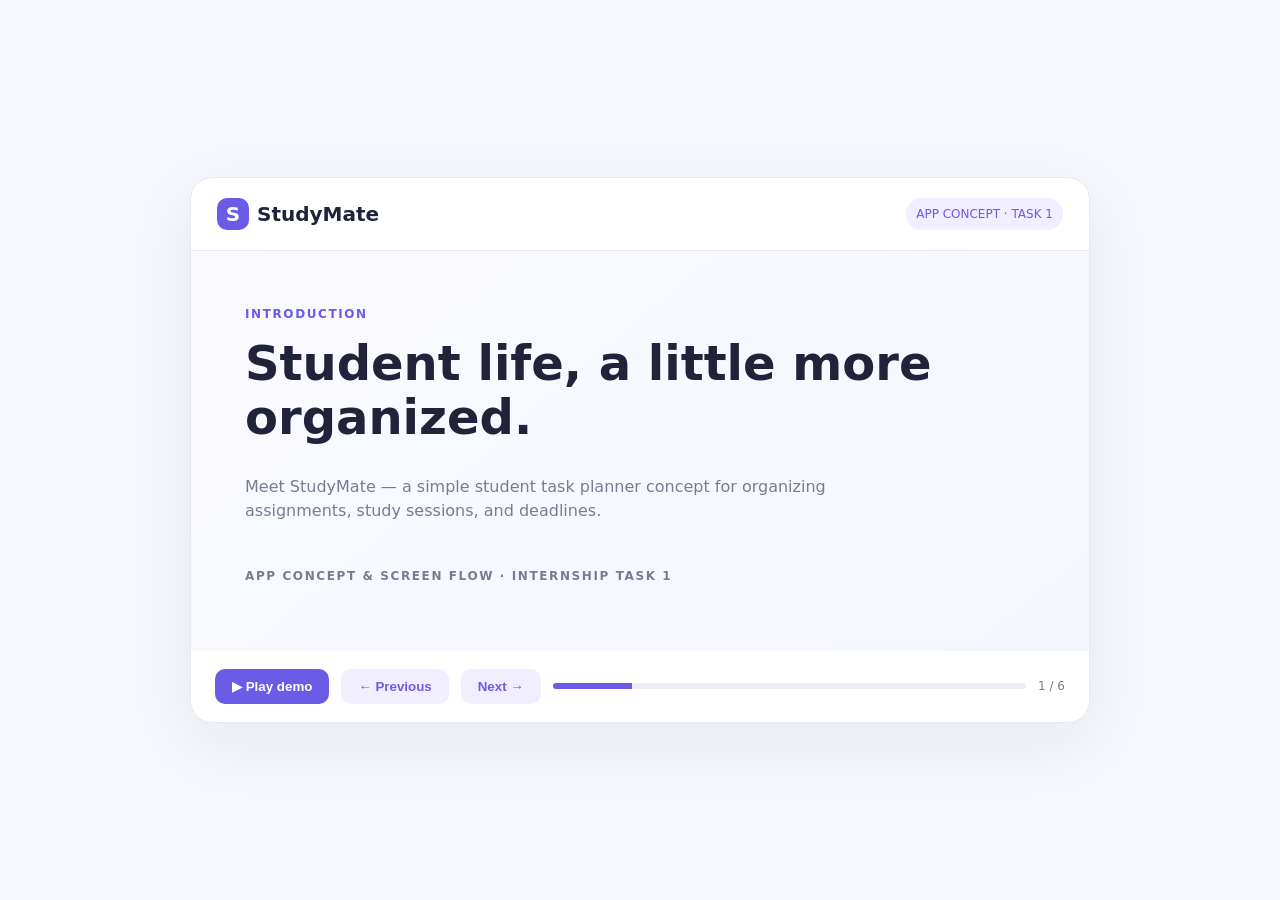
<file: Task-1-App-Concept/demo-video.html>
<!doctype html>
<html lang="en">
<head>
<meta charset="utf-8"><meta name="viewport" content="width=device-width,initial-scale=1">
<title>StudyMate — Video Demo</title>
<style>
:root{--purple:#6b5ce7;--ink:#20233a;--muted:#777c91;--bg:#f7f8fd;--line:#e8e8f4}*{box-sizing:border-box}body{margin:0;background:var(--bg);font:16px/1.5 system-ui,-apple-system,Segoe UI,sans-serif;color:var(--ink);display:grid;place-items:center;min-height:100vh;padding:24px}.player{width:min(100%,900px);background:white;border:1px solid var(--line);border-radius:22px;overflow:hidden;box-shadow:0 20px 70px #20233a12}.top{padding:20px 26px;border-bottom:1px solid var(--line);display:flex;align-items:center;justify-content:space-between;gap:10px}.brand{font-weight:800;font-size:20px}.brand b{display:inline-grid;place-items:center;background:var(--purple);color:white;border-radius:10px;width:32px;height:32px;margin-right:8px}.tag{font-size:12px;color:var(--purple);background:#f0eeff;padding:7px 10px;border-radius:99px}.stage{min-height:390px;padding:clamp(24px,5vw,54px);background:linear-gradient(140deg,#faf9ff,#f5f7ff);display:flex;flex-direction:column;justify-content:center}.kicker{font-size:12px;font-weight:800;letter-spacing:1.6px;color:var(--purple);text-transform:uppercase}.stage h1{font-size:clamp(30px,5vw,48px);line-height:1.12;margin:14px 0}.stage p{color:var(--muted);max-width:600px}.cards{display:grid;grid-template-columns:repeat(3,1fr);gap:12px;margin-top:20px}.card{background:white;border:1px solid var(--line);border-radius:14px;padding:18px}.card small{color:var(--muted)}.card strong{display:block;font-size:28px;margin:5px 0}.list{margin-top:20px;background:white;border:1px solid var(--line);border-radius:14px;padding:10px 18px}.task{display:flex;justify-content:space-between;gap:12px;padding:13px 0;border-bottom:1px solid #f0f0f6}.task:last-child{border:0}.pill{background:#f0eeff;color:var(--purple);border-radius:7px;padding:4px 8px;font-size:12px;white-space:nowrap}.controls{display:flex;align-items:center;gap:12px;padding:18px 24px}.controls button{border:0;background:var(--purple);color:white;padding:10px 17px;border-radius:10px;font-weight:700;cursor:pointer}.controls button.secondary{background:#f0eeff;color:var(--purple)}.track{height:6px;background:#eeedf7;border-radius:99px;flex:1;overflow:hidden}.track span{display:block;height:100%;width:0;background:var(--purple);transition:width .3s}.count{font-size:12px;color:var(--muted);white-space:nowrap}@media(max-width:600px){.cards{grid-template-columns:1fr}.stage{min-height:440px}.top{padding:16px}.controls{flex-wrap:wrap}.track{min-width:100%}}
</style></head>
<body><main class="player" aria-label="StudyMate concept video presentation"><header class="top"><div class="brand"><b>S</b>StudyMate</div><span class="tag">APP CONCEPT · TASK 1</span></header><section class="stage" id="stage" aria-live="polite"></section><div class="controls"><button id="play">▶ Play demo</button><button id="prev" class="secondary">← Previous</button><button id="next" class="secondary">Next →</button><div class="track"><span id="fill"></span></div><span class="count" id="count">1 / 6</span></div></main>
<script>
const slides=[
{label:'Introduction',title:'Student life, a little more organized.',body:'Meet StudyMate — a simple student task planner concept for organizing assignments, study sessions, and deadlines.',extra:'App Concept & Screen Flow · Internship Task 1'},
{label:'Screen 1 · Dashboard',title:'See your day at a glance.',body:'A friendly dashboard highlights tasks, completion progress, and upcoming deadlines.',cards:[['4','Tasks today'],['2','Completed'],['3','Upcoming']]},
{label:'Screen 2 · My Tasks',title:'Know what to do next.',body:'Task lists make it easy to check priorities and mark completed work.',tasks:[['Mathematics practice','HIGH'],['Read DBMS notes','MEDIUM'],['HTML revision','DONE']]},
{label:'Screen 3 · Add / Edit Task',title:'Add a task in seconds.',body:'A short form captures a task title, subject, and priority. Saving returns to the task list.',tasks:[['Task title','Revise operating systems'],['Subject','Computer Science'],['Priority','Medium']]},
{label:'Screen 4 · Calendar',title:'Plan ahead with confidence.',body:'A calendar view gives students a quick look at upcoming deadlines and planned study time.',cards:[['27 OCT','Study plan'],['28 OCT','DBMS assignment'],['30 OCT','Project proposal']]},
{label:'Navigation & accessibility',title:'Simple flow. Thoughtful details.',body:'Dashboard ↔ My Tasks ↔ Calendar ↔ Profile. Add Task opens from the dashboard or task list. The concept prioritizes readable labels, keyboard focus, and responsive layouts.',extra:'Plan · Prioritize · Progress'}
];
let current=0,timer=null;
function render(){const s=slides[current],stage=document.querySelector('#stage');stage.innerHTML='';const label=document.createElement('div');label.className='kicker';label.textContent=s.label;stage.append(label);const h=document.createElement('h1');h.textContent=s.title;stage.append(h);const p=document.createElement('p');p.textContent=s.body;stage.append(p);if(s.cards){const grid=document.createElement('div');grid.className='cards';s.cards.forEach(([a,b])=>{const c=document.createElement('div');c.className='card';const small=document.createElement('small');small.textContent=b;const strong=document.createElement('strong');strong.textContent=a;c.append(small,strong);grid.append(c)});stage.append(grid)}if(s.tasks){const list=document.createElement('div');list.className='list';s.tasks.forEach(([a,b])=>{const row=document.createElement('div');row.className='task';const name=document.createElement('strong');name.textContent=a;const pill=document.createElement('span');pill.className='pill';pill.textContent=b;row.append(name,pill);list.append(row)});stage.append(list)}if(s.extra){const extra=document.createElement('p');extra.className='kicker';extra.style.marginTop='28px';extra.textContent=s.extra;stage.append(extra)}document.querySelector('#count').textContent=(current+1)+' / '+slides.length;document.querySelector('#fill').style.width=((current+1)/slides.length*100)+'%'}
function stop(){if(timer){clearInterval(timer);timer=null}document.querySelector('#play').textContent='▶ Play demo'}
function next(){current=(current+1)%slides.length;render()}
document.querySelector('#next').addEventListener('click',()=>{stop();next()});document.querySelector('#prev').addEventListener('click',()=>{stop();current=(current-1+slides.length)%slides.length;render()});document.querySelector('#play').addEventListener('click',()=>{if(timer){stop();return}document.querySelector('#play').textContent='Ⅱ Pause';timer=setInterval(next,3500)});render();
</script></body></html>
</file>
<file: styles.css>
@import url('https://fonts.googleapis.com/css2?family=DM+Sans:wght@400;500;600;700&family=Manrope:wght@400;500;600;700;800&display=swap');:root{--ink:#17233d;--muted:#66728a;--blue:#435ce5;--lav:#eef0ff;--line:#e7eaf2;--soft:#f7f8fc}*{box-sizing:border-box}html{scroll-behavior:smooth}body{margin:0;font-family:'DM Sans',sans-serif;color:var(--ink);line-height:1.55}a{color:inherit}.skip{position:absolute;top:-60px;left:12px;background:white;padding:10px;z-index:5}.skip:focus{top:12px}.hero{background:#f3f4ff;padding:0 max(6vw,24px);overflow:hidden}nav{height:78px;display:flex;align-items:center;justify-content:space-between;max-width:1160px;margin:auto}nav>a:last-child{text-decoration:none;font-size:13px;font-weight:700}.brand{text-decoration:none;display:inline-flex;align-items:center;gap:10px;font-weight:800;font-family:Manrope,sans-serif}.logo{display:inline-grid;place-items:center;width:32px;height:32px;border-radius:11px;background:var(--blue);color:white}.hero-grid{max-width:1160px;margin:38px auto 0;display:grid;grid-template-columns:1.2fr 1fr;align-items:center;gap:35px;padding-bottom:55px}.eyebrow{font-size:11px;letter-spacing:2px;font-weight:800;color:var(--blue);margin:0 0 16px}.hero h1,h2{font-family:Manrope,sans-serif;letter-spacing:-1.5px;line-height:1.08;margin:0;font-size:clamp(35px,5vw,56px)}.hero h1 span{color:var(--blue)}.intro{max-width:450px;color:#5c6881;font-size:16px;margin:22px 0 25px}.cta{display:inline-block;padding:13px 18px;border-radius:12px;background:var(--blue);color:white;text-decoration:none;font-weight:700;font-size:14px}.stats{display:flex;gap:30px;margin-top:34px}.stats div{display:grid}.stats b{font:800 20px Manrope}.stats small{font-size:11px;color:var(--muted)}.hero-art{height:290px;position:relative;display:grid;place-items:center}.ring{width:260px;height:260px;border:1px solid #d9ddff;border-radius:50%;box-shadow:inset 0 0 0 30px #f3f4ff,inset 0 0 0 31px #d9ddff}.float-card{position:absolute;width:230px;background:white;border:1px solid #e7e9fb;border-radius:20px;padding:24px;box-shadow:0 25px 60px #3544a51c;transform:rotate(3deg)}.float-card small,.focus>small{font-size:9px;letter-spacing:1.2px;font-weight:800;color:#8189a1}.float-card h2{font-size:22px;margin:12px 0 18px}.bar{height:7px;background:#e9ebf8;border-radius:10px;overflow:hidden}.bar i{display:block;width:65%;height:100%;background:var(--blue);border-radius:10px}.float-card p,.focus p{font-size:10px;color:var(--muted);margin-bottom:0}.spark,.tick{position:absolute;display:grid;place-items:center;width:40px;height:40px;border-radius:13px;background:#ffedcb;color:#9b6815;font-size:20px}.spark{left:4%;bottom:22px}.tick{right:3%;top:18px;background:#d9f8e9;color:#18764c;font-weight:bold}.section{max-width:1160px;margin:auto;padding:74px 24px}.section h2,.access h2{font-size:clamp(29px,4vw,41px);letter-spacing:-1px}.idea-grid{display:grid;grid-template-columns:repeat(3,1fr);gap:18px;margin-top:30px}.idea-grid article{border:1px solid var(--line);padding:24px;border-radius:18px}.icon{display:grid;place-items:center;width:42px;height:42px;background:var(--lav);color:var(--blue);border-radius:13px;font-size:22px}.idea-grid h3,.screen>h3{font:800 16px Manrope;margin:17px 0 8px}.idea-grid p,.screen>p{font-size:13px;color:var(--muted);margin:0}.screens{max-width:none;background:var(--soft);padding-left:max(24px,calc((100% - 1160px)/2));padding-right:max(24px,calc((100% - 1160px)/2))}.sub,.muted{color:var(--muted)}.sub{font-size:14px;margin:12px 0 0}.screen-grid{display:grid;grid-template-columns:repeat(3,minmax(0,1fr));gap:22px;margin-top:30px}.screen{border:1px solid var(--line);background:white;border-radius:19px;padding:16px;min-width:0}.tag{font-size:9px;font-weight:800;letter-spacing:.6px;color:var(--blue);margin-bottom:13px}.phone{border:1px solid #edf0f7;border-radius:16px;padding:16px 13px;min-height:310px;background:white;overflow:hidden}.phone-head{display:flex;align-items:center;justify-content:space-between;margin-bottom:17px}.phone-head h3{font:800 17px Manrope;margin:0}.phone-head>b{font:800 12px Manrope}.avatar{display:grid;place-items:center;width:27px;height:27px;border-radius:9px;background:var(--lav);color:var(--blue);font-weight:800;font-size:11px}.phone h3{font:800 14px Manrope;margin:8px 0}.tiny{font-size:9px}.focus{background:#f0f1ff;border-radius:12px;padding:12px;margin:15px 0}.focus>b{display:block;font:800 15px Manrope;margin:5px 0 10px}.phone h4{font-size:11px;display:flex;justify-content:space-between;margin:14px 0 7px}.phone h4 span{color:var(--blue)}.task{display:flex;align-items:center;gap:8px;padding:10px 0;border-bottom:1px solid #f0f1f6}.task>div{flex:1;min-width:0}.task b,.setting b{display:block;font-size:10px;line-height:1.4}.task small,.setting small{display:block;color:var(--muted);font-size:8px;margin-top:3px}.task i{flex:0 0 14px;width:14px;height:14px;border:1.5px solid #b7bfce;border-radius:5px}.task em{font-style:normal;font-size:7px;padding:4px 5px;border-radius:5px;background:#ffe5e5;color:#a43e4b}.task em.med{background:#fff0d6;color:#96651a}.bottom{display:flex;justify-content:space-between;padding-top:14px;margin-top:7px;color:#8992a7;text-align:center}.bottom span{display:grid;font-size:14px}.bottom small{font-size:7px}.tabs{display:flex;gap:5px;margin:15px 0}.tabs span{font-size:8px;padding:6px;border-radius:7px;background:#f5f6fa;color:var(--muted)}.tabs .chosen{background:var(--blue);color:white}.date{display:block;font-size:8px;letter-spacing:1px;color:#7d879c;font-weight:800;margin:15px 0 4px}.add,button{border:0;background:var(--blue);color:white;text-align:center;border-radius:9px;padding:11px;font:700 10px 'DM Sans';margin-top:15px}.week{display:grid;grid-template-columns:repeat(7,1fr);gap:3px;margin:18px 0}.week span{font-size:8px;text-align:center;color:var(--muted);display:grid;gap:7px}.week b{font-size:10px;font-weight:600;padding:7px 0;border-radius:8px}.week span:first-child b{background:var(--blue);color:white}.datebox{background:#f1f2ff;padding:10px;border-radius:9px;display:grid;gap:2px;font-size:10px}.datebox small,.event small{font-size:8px;color:var(--muted)}.event{border-left:3px solid #5066e8;margin:10px 0;padding:10px;background:#f8f8ff;display:grid;gap:3px;font-size:9px}.event.purple{border-color:#9b79df;background:#faf7ff}.event.amber{border-color:#dba44d;background:#fffbf2}.center{text-align:center}form{display:grid;gap:7px}form label{font-size:9px;font-weight:700;margin-top:5px}form input{width:100%;padding:10px;border:1px solid var(--line);border-radius:8px;color:#34405a;background:white;font:9px 'DM Sans',sans-serif}.priorities{display:flex;gap:6px}.priorities span{flex:1;text-align:center;border:1px solid var(--line);border-radius:7px;padding:7px 2px;font-size:8px}.priorities .chosen{background:var(--lav);border-color:#b9c2ff;color:var(--blue);font-weight:800}.reminder{font-size:9px}.profile{text-align:center;padding:5px 0 15px;border-bottom:1px solid var(--line);display:grid;justify-items:center;gap:4px}.big-avatar{display:grid;place-items:center;width:48px;height:48px;border-radius:16px;background:#e3e7ff;color:var(--blue);font:800 20px Manrope}.profile>b{font-size:12px}.edit{margin-top:5px;padding:5px 12px;border:1px solid var(--line);border-radius:7px;font-size:8px;font-weight:700}.setting{display:flex;gap:9px;align-items:center;padding:12px 0;border-bottom:1px solid #f0f1f6}.setting>div{flex:1}.setting-icon{display:grid;place-items:center;width:25px;height:25px;background:#f2f3ff;color:var(--blue);border-radius:8px;font-size:12px}.setting strong{color:var(--blue);font-size:10px}.flow{border:1px solid var(--line);border-radius:18px;padding:28px;background:#fafbff;text-align:center;margin-top:26px}.node{border:1px solid #dfe3ff;background:white;border-radius:10px;padding:12px 18px;font-size:12px;font-weight:800}.node.primary{display:inline-block;background:var(--blue);color:white;border-color:var(--blue);min-width:180px}.branches{display:grid;grid-template-columns:repeat(3,1fr);gap:18px;margin-top:12px}.branches>div{display:flex;flex-direction:column;align-items:center;gap:9px}.branches span{color:var(--blue);font-size:20px}.branches small{font-size:10px;color:var(--muted);margin-top:4px}.access{background:#17233d;color:white;padding:45px max(6vw,24px);display:flex;justify-content:space-between;align-items:center;gap:35px}.access .eyebrow{color:#b8c2ff}.access h2{font-size:32px}.access ul{margin:0;padding-left:20px;color:#e1e6f5;font-size:13px;display:grid;gap:8px}footer{max-width:1160px;margin:auto;padding:25px 24px;display:flex;align-items:center;justify-content:space-between;gap:15px}footer p{font-size:11px;color:var(--muted)}:focus-visible{outline:3px solid #f0a43a;outline-offset:3px}@media(max-width:900px){.hero-grid{grid-template-columns:1fr 0.8fr}.screen-grid{grid-template-columns:repeat(2,minmax(0,1fr))}.access{align-items:flex-start;flex-direction:column}}@media(max-width:620px){.hero{padding:0 22px}.hero-grid{grid-template-columns:1fr;margin-top:28px}.hero-art{display:none}.hero h1{font-size:42px}.intro{font-size:15px}.stats{gap:18px}.section{padding:55px 20px}.idea-grid,.screen-grid{grid-template-columns:1fr}.screens{padding-left:20px;padding-right:20px}.flow{padding:20px 12px}.branches{grid-template-columns:1fr;gap:10px}.branches>div{border-top:1px solid var(--line);padding-top:10px}.access{padding:38px 22px}.access h2{font-size:29px}footer{align-items:flex-start;flex-direction:column;gap:6px}}@media(prefers-reduced-motion:reduce){html{scroll-behavior:auto}}
</file>
<file: Task-1-App-Concept/style.css>
:root{color-scheme:light;--ink:#20233a;--muted:#777c91;--line:#ececf4;--purple:#6b5ce7;--purple-light:#f0eeff;--bg:#f8f8fc;--white:#fff;--green:#218767;--orange:#b56b18;font-family:Inter,ui-sans-serif,system-ui,-apple-system,BlinkMacSystemFont,"Segoe UI",sans-serif}*{box-sizing:border-box}html{scroll-behavior:smooth;scroll-padding-top:24px}body{margin:0;background:var(--bg);color:var(--ink);font-size:14px;line-height:1.5}button,input,select{font:inherit}button,a,input,select{outline-offset:3px}button:focus-visible,a:focus-visible,input:focus-visible,select:focus-visible{outline:3px solid #978dff}.app-shell{min-height:100vh;max-width:1600px;margin:auto;display:grid;grid-template-columns:245px minmax(0,1fr)}.sidebar{background:var(--white);border-right:1px solid var(--line);padding:30px 20px;display:flex;flex-direction:column;min-height:100vh}.brand{display:flex;align-items:center;gap:11px;font-weight:800;font-size:19px;color:var(--ink);text-decoration:none;margin:0 0 48px 5px}.brand-mark,.avatar{display:grid;place-items:center;width:36px;height:36px;border-radius:12px;background:var(--purple);color:#fff;font-weight:800}.nav-label,.eyebrow{font-size:10px;font-weight:800;letter-spacing:1.5px;color:#9699ab;margin:0 0 12px}.nav-links{display:grid;gap:7px}.nav-link{display:flex;align-items:center;gap:13px;padding:12px 13px;text-decoration:none;color:#777c91;border-radius:10px;font-weight:600}.nav-link.active,.nav-link:hover{background:var(--purple-light);color:var(--purple)}.sidebar-note{margin-top:auto;background:#f5f3ff;padding:18px;border-radius:14px}.note-icon{color:var(--purple);font-size:22px}.sidebar-note strong{display:block;margin:8px 0 4px}.sidebar-note p,.sidebar-footer{font-size:12px;color:var(--muted);margin:0}.sidebar-footer{margin:20px 0 0 4px;font-size:10px;letter-spacing:1px}.main-content{padding:38px clamp(20px,4vw,60px);max-width:1400px;width:100%;margin:0 auto}.topbar,.panel-heading{display:flex;align-items:center;justify-content:space-between;gap:18px}.topbar{margin-bottom:28px}.topbar h1{font-size:clamp(24px,3vw,32px);letter-spacing:-1px;margin:0 0 6px}.topbar h1 span{color:#f0b54a}.muted{color:var(--muted);margin:0}.avatar{width:44px;height:44px;border-radius:50%;background:#e8e4ff;color:var(--purple)}.stats{display:grid;grid-template-columns:repeat(3,minmax(0,1fr));gap:16px;margin-bottom:22px}.stat-card,.panel{background:var(--white);border:1px solid var(--line);border-radius:16px;padding:22px}.stat-label,.stat-foot{display:block;color:var(--muted);font-size:12px}.stat-card strong{display:block;font-size:30px;letter-spacing:-1px;margin:6px 0}.stat-foot{font-size:11px}.content-grid{display:grid;grid-template-columns:minmax(0,1.45fr) minmax(250px,1fr);gap:20px;align-items:start}.panel h2{font-size:18px;letter-spacing:-.4px;margin:0}.panel-heading{margin-bottom:20px}.primary-button,.secondary-button{border:0;border-radius:9px;padding:11px 14px;font-weight:700;cursor:pointer}.primary-button{background:var(--purple);color:white}.primary-button:hover{background:#5849d2}.secondary-button{background:#f1f1f7;color:var(--ink)}.filter-row{display:flex;gap:7px;border-bottom:1px solid var(--line);padding-bottom:14px}.filter{border:0;background:transparent;color:var(--muted);border-radius:8px;padding:7px 11px;cursor:pointer;font-size:12px}.filter.active{background:var(--purple-light);color:var(--purple);font-weight:700}.task-list{list-style:none;padding:0;margin:0}.task-item{display:flex;align-items:center;gap:12px;padding:17px 0;border-bottom:1px solid #f1f1f6}.task-item:last-child{border-bottom:0}.task-item[hidden]{display:none}.check{width:21px;height:21px;flex:0 0 21px;border:1.5px solid #d5d6e4;border-radius:7px;background:white;color:white;display:grid;place-items:center;cursor:pointer;padding:0}.check.checked{background:var(--green);border-color:var(--green)}.task-copy{display:grid;gap:3px;min-width:0;flex:1}.task-copy strong{font-size:13px;font-weight:700;overflow-wrap:anywhere}.task-copy span{font-size:11px;color:var(--muted)}.task-item.done .task-copy strong{text-decoration:line-through;color:#999cad}.priority{padding:5px 8px;border-radius:6px;font-size:10px;font-weight:700;white-space:nowrap}.priority.high{background:#fff0ed;color:#c35d48}.priority.medium{background:#fff5df;color:var(--orange)}.priority.low{background:#e9f8f1;color:var(--green)}.right-column{display:grid;gap:20px}.progress-number{display:flex;align-items:baseline;gap:9px;margin:20px 0 12px}.progress-number strong{font-size:29px}.small{font-size:11px}.progress-track{height:8px;background:#eeedf7;border-radius:99px;overflow:hidden}.progress-track span{display:block;height:100%;width:50%;background:var(--purple);border-radius:99px;transition:width .2s}.progress-panel .small{margin-top:12px}.deadline{display:flex;align-items:center;gap:12px;margin:19px 0}.date-box{width:45px;height:48px;display:grid;place-content:center;text-align:center;border-radius:9px;background:#fff0eb;color:#c35d48}.date-box.purple{background:var(--purple-light);color:var(--purple)}.date-box b{font-size:17px;line-height:1.2}.date-box small{font-size:9px;font-weight:800}.deadline>div{display:grid;gap:4px}.deadline strong{font-size:12px}.deadline>div span{font-size:11px;color:var(--muted)}.text-link{font-size:12px;color:var(--purple);text-decoration:none;font-weight:700}.calendar-panel,.profile-panel{margin-top:20px}.calendar-grid{display:grid;grid-template-columns:repeat(7,minmax(0,1fr));gap:8px;text-align:center;margin:18px 0 12px}.calendar-grid>*{padding:9px 3px;border-radius:8px;font-size:12px}.calendar-grid>span{font-size:9px;letter-spacing:.8px;color:var(--muted);font-weight:800}.calendar-grid>b{background:#f8f8fc;font-weight:600}.calendar-grid>b.calendar-event{background:var(--purple-light);color:var(--purple);outline:1px solid #dcd7ff}.setting-row{display:flex;justify-content:space-between;align-items:center;gap:15px;margin:20px 0}.setting-row span{display:grid;gap:4px}.setting-row small{color:var(--muted)}.setting-row input{width:19px;height:19px;accent-color:var(--purple)}footer{text-align:center;color:#989bad;font-size:11px;padding:30px 0 5px}.empty-state{color:var(--muted);padding:20px 0}dialog{border:1px solid var(--line);border-radius:16px;padding:25px;width:min(440px,calc(100% - 28px));box-shadow:0 24px 90px #20233a2a;color:var(--ink)}dialog::backdrop{background:#20233a70}dialog form{display:grid;gap:10px}dialog .panel-heading{margin-bottom:5px}dialog label{font-size:12px;font-weight:700;margin-top:5px}dialog input,dialog select{width:100%;padding:11px;border:1px solid #dedfeb;border-radius:8px;background:white;color:var(--ink)}.close-button{border:0;background:transparent;font-size:24px;cursor:pointer;color:var(--muted)}.dialog-actions{display:flex;justify-content:flex-end;gap:9px;margin-top:12px}@media(max-width:950px){.app-shell{grid-template-columns:205px minmax(0,1fr)}.sidebar{padding:25px 14px}.main-content{padding:30px 22px}.content-grid{grid-template-columns:1fr}.right-column{grid-template-columns:repeat(2,minmax(0,1fr))}}@media(max-width:650px){.app-shell{display:block}.sidebar{min-height:auto;padding:14px 16px;border-right:0;border-bottom:1px solid var(--line)}.brand{margin:0 0 12px}.nav-label,.sidebar-note,.sidebar-footer{display:none}.nav-links{display:flex;gap:5px;overflow-x:auto}.nav-link{padding:9px 10px;white-space:nowrap;font-size:12px}.main-content{padding:24px 15px}.topbar{align-items:flex-start}.stats{gap:8px}.stat-card{padding:14px 12px}.stat-card strong{font-size:25px}.stat-foot{font-size:10px}.stat-label{font-size:11px}.panel{padding:17px}.right-column{grid-template-columns:1fr}.panel-heading{align-items:flex-start}.primary-button{padding:10px;font-size:12px}.task-item{gap:9px}.priority{font-size:9px;padding:4px 6px}.calendar-grid{gap:4px}.calendar-grid>*{padding:8px 1px}}@media(prefers-reduced-motion:reduce){*,*::before,*::after{scroll-behavior:auto!important;transition:none!important}}
</file>
<file: Task-2-Core-App-Screens/style.css>
@import url('https://fonts.googleapis.com/css2?family=DM+Sans:wght@400;500;600;700&family=Manrope:wght@400;500;600;700;800&display=swap');
:root{--ink:#22263d;--muted:#858ba1;--line:#eceef5;--purple:#7064e8;--bg:#f7f8fc}*{box-sizing:border-box}body{margin:0;background:var(--bg);color:var(--ink);font:14px 'DM Sans',sans-serif}button,input,select{font:inherit}button{cursor:pointer}.layout{min-height:100vh}.sidebar{position:fixed;inset:0 auto 0 0;width:230px;background:white;border-right:1px solid var(--line);padding:27px 17px;display:flex;flex-direction:column;z-index:3}.brand{display:flex;align-items:center;gap:10px;padding:0 8px 38px;text-decoration:none;color:var(--ink);font:800 17px Manrope}.logo{width:36px;height:36px;border-radius:12px;background:linear-gradient(135deg,#8378f5,#6656d9);display:grid;place-items:center;color:white;font:800 20px Manrope;box-shadow:0 7px 16px #7064e833}.brand small{display:block;font:700 9px 'DM Sans';letter-spacing:1.3px;color:#a2a6b8;margin-top:3px}.label,.eyebrow{font-size:10px;font-weight:700;letter-spacing:1.5px;color:#9da2b4}.label{padding:0 12px}.sidebar nav{display:grid;gap:7px}.nav{border:0;background:transparent;border-radius:10px;text-align:left;padding:12px;color:#858ba1;font-size:18px;display:flex;align-items:center;gap:13px}.nav span{font-size:12px;font-weight:600}.nav.active,.nav:hover{background:#f0efff;color:var(--purple)}.profile{margin-top:auto;border-top:1px solid var(--line);padding:18px 4px 0;display:flex;align-items:center;gap:10px}.avatar{width:35px;height:35px;border-radius:50%;display:grid;place-items:center;background:#fce4d9;color:#b36d4f;font-weight:bold}.profile b,.profile small{display:block;font-size:11px}.profile small{color:var(--muted);margin-top:4px}main{margin-left:230px;padding:0 38px 25px;max-width:1600px}header{height:74px;border-bottom:1px solid var(--line);display:flex;justify-content:space-between;align-items:center;margin-bottom:30px}.crumb{font-size:12px;color:#9ba0b1}.crumb b{color:#454a61}.date{font-size:11px;background:white;border:1px solid var(--line);padding:9px 12px;border-radius:8px;color:#7e8499}.mobile-brand{display:none}.view{display:none}.view.active{display:block}.intro{display:flex;justify-content:space-between;align-items:center;gap:15px;margin-bottom:24px}.eyebrow{color:var(--purple);margin:0 0 8px}h1{font:800 clamp(24px,2.2vw,30px) Manrope;letter-spacing:-.8px;margin:0 0 8px}h1 span{color:#eab15b}.muted{font-size:12px;color:var(--muted);line-height:1.6;margin:0}.primary,.secondary{border:0;border-radius:9px;padding:12px 16px;font-size:12px;font-weight:700;white-space:nowrap}.primary{background:var(--purple);color:white;box-shadow:0 7px 16px #7064e82b}.primary:hover{background:#5d52d2}.secondary{background:#f1f2f8;color:#6e748b}.stats{display:grid;grid-template-columns:repeat(3,minmax(0,1fr));gap:16px;margin-bottom:20px}.stats article,.panel{background:white;border:1px solid #eff0f6;border-radius:15px;box-shadow:0 12px 35px #272b5208}.stats article{padding:19px 21px;min-height:137px}.stats .icon{width:33px;height:33px;border-radius:10px;display:grid;place-items:center;font-size:18px;margin-bottom:12px}.purple{background:#f0efff;color:#7669e9}.green{background:#e3f8f2;color:#28ad8b}.orange{background:#fff0e7;color:#e79a61}.stats .muted{font-size:11px}.stats strong{display:block;font:800 27px Manrope;margin:4px 0}.stats small{font-size:10px;color:var(--muted)}.columns{display:grid;grid-template-columns:minmax(0,1.5fr) minmax(260px,1fr);gap:18px}.panel{padding:21px;margin-bottom:20px}.panel h2{font:800 16px Manrope;margin:0 0 5px}.panel-head{display:flex;align-items:center;justify-content:space-between;gap:12px;margin-bottom:15px}.panel-head .muted{font-size:11px}.link{border:0;background:none;color:var(--purple);font-weight:bold;font-size:11px}.task-list{display:grid}.task{display:flex;align-items:center;gap:11px;padding:14px 0;border-bottom:1px solid #f0f1f6}.task:last-child{border:0;padding-bottom:0}.check{appearance:none;width:18px;height:18px;border:1.5px solid #d7d9e5;border-radius:6px;flex-shrink:0;margin:0;display:grid;place-items:center}.check:checked{background:var(--purple);border-color:var(--purple)}.check:checked:after{content:'✓';color:white;font-size:12px}.task-main{flex:1;min-width:0}.task-title{font-size:12px;font-weight:700;overflow-wrap:anywhere}.task-meta{display:block;font-size:10px;color:#a0a4b5;margin-top:5px}.task.is-done .task-title{text-decoration:line-through;color:#a5a8b8}.priority{font-size:9px;padding:5px 7px;border-radius:6px;font-weight:700}.High{color:#d8756a;background:#fff0ed}.Medium{color:#c28a36;background:#fff6e5}.Low{color:#2da78a;background:#e7f8f3}.ring{width:150px;height:150px;border-radius:50%;background:conic-gradient(var(--purple) var(--progress,38%),#f0eff8 0);margin:23px auto 18px;display:grid;place-items:center;position:relative}.ring:before{content:'';position:absolute;inset:10px;background:white;border-radius:50%}.ring>div{position:relative;text-align:center}.ring strong{display:block;font:800 26px Manrope}.ring small{font-size:10px;color:var(--muted)}.legend{display:grid;gap:10px;font-size:11px;color:var(--muted)}.legend b{float:right;color:var(--ink)}.tip{background:#f8f7ff;padding:13px;border-radius:10px;margin-top:20px;color:#655bc8;font-size:11px}.tip p{color:#8581b5;font-size:10px;line-height:1.6;margin:6px 0 0}.filters{display:flex;gap:4px;background:#f6f6fb;padding:4px;border-radius:8px}.filter{border:0;background:transparent;color:#969aab;font-size:10px;font-weight:700;border-radius:6px;padding:8px 11px}.filter.active{background:white;color:var(--purple);box-shadow:0 2px 8px #2221}.calendar{display:grid;grid-template-columns:repeat(7,minmax(0,1fr));gap:7px;margin-top:20px}.day{border:1px solid var(--line);border-radius:9px;min-height:115px;padding:8px 6px}.day.today{background:#f4f2ff;border-color:#dcd8ff}.day-name{display:block;color:#a0a4b5;font-size:10px}.day-number{display:block;font:700 15px Manrope;margin:8px 0}.day.today .day-number{color:var(--purple)}.event{display:block;background:#eceaff;color:#6d60dd;border-radius:5px;padding:4px;font-size:9px;margin-top:4px;overflow-wrap:anywhere}.event.green{background:#e4f8f2;color:#2da78a}.bar{height:9px;background:#f0eff8;border-radius:20px;overflow:hidden;margin:23px 0 10px}.bar span{display:block;height:100%;width:38%;background:var(--purple);border-radius:20px;transition:width .2s}.settings{padding:4px 22px}.setting{display:flex;justify-content:space-between;align-items:center;gap:15px;padding:20px 0;border-bottom:1px solid var(--line)}.setting b{font-size:12px}.setting .muted{margin-top:5px;font-size:11px}.note{padding:13px 0;font-size:10px}.switch{position:relative;width:38px;height:22px;flex-shrink:0}.switch input{opacity:0;width:0;height:0}.switch span{position:absolute;inset:0;background:#dfe1eb;border-radius:20px}.switch span:before{content:'';position:absolute;width:16px;height:16px;left:3px;top:3px;background:white;border-radius:50%;transition:.2s}.switch input:checked+span{background:var(--purple)}.switch input:checked+span:before{transform:translateX(16px)}footer{text-align:center;color:#9b9fb0;font-size:11px;padding:23px 0 5px}footer small{display:block;margin-top:6px;font-size:9px;color:#b2b5c3}dialog{border:0;border-radius:17px;padding:0;width:min(440px,calc(100% - 28px));box-shadow:0 24px 90px #1c204333;color:var(--ink)}dialog::backdrop{background:#20243a66;backdrop-filter:blur(3px)}dialog form{padding:24px}.dialog-head{display:flex;justify-content:space-between;align-items:flex-start;margin-bottom:20px}.dialog-head h2{font:800 22px Manrope;margin:0}.close{border:0;background:#f4f4fa;border-radius:8px;width:30px;height:30px;font-size:22px;color:#777d92}dialog label{display:block;font-size:11px;font-weight:700;margin:14px 0 7px}dialog input,dialog select{width:100%;border:1px solid #e5e7f0;border-radius:8px;padding:11px;background:white;color:var(--ink)}.two{display:grid;grid-template-columns:1fr 1fr;gap:12px}.actions{display:flex;justify-content:flex-end;gap:8px;margin-top:23px}.toast{position:fixed;bottom:20px;right:20px;background:#272b42;color:white;padding:12px 17px;border-radius:10px;font-size:12px;opacity:0;transform:translateY(7px);transition:.2s;pointer-events:none}.toast.show{opacity:1;transform:translateY(0)}.empty{text-align:center;color:var(--muted);padding:25px;font-size:12px}.compact .task{padding:7px 0}
@media(max-width:1050px){main{padding:0 24px 20px}.sidebar{width:200px}main{margin-left:200px}.columns{grid-template-columns:1fr}}
@media(max-width:700px){.sidebar{inset:auto 0 0;width:100%;height:67px;padding:5px 6px;border:0;border-top:1px solid var(--line);display:block}.brand,.label,.profile{display:none}.sidebar nav{display:flex;justify-content:space-around;gap:2px}.nav{flex:1;flex-direction:column;justify-content:center;gap:3px;padding:5px 1px;font-size:17px;text-align:center}.nav span{font-size:9px}main{margin:0;padding:0 14px 90px}header{height:62px;margin-bottom:23px}.crumb{display:none}.mobile-brand{display:flex;align-items:center;gap:8px;font:800 15px Manrope}.mobile-brand .logo{width:30px;height:30px;font-size:17px}.date{display:none}.intro{align-items:flex-start;flex-direction:column}.intro .primary{width:100%}h1{font-size:25px}.stats{grid-template-columns:1fr;gap:10px}.stats article{min-height:unset;padding:14px 16px}.stats .icon{margin-bottom:6px}.stats strong{font-size:24px}.columns{display:block}.panel{padding:16px}.panel-head{flex-wrap:wrap}.filters{width:100%}.filter{flex:1}.calendar{gap:3px}.day{padding:6px 3px;min-height:80px}.day-name{font-size:8px}.day-number{font-size:12px;margin:7px 0}.event{font-size:7px;padding:3px 2px}.two{grid-template-columns:1fr}.toast{left:14px;right:14px;bottom:78px;text-align:center}}
@media(prefers-reduced-motion:reduce){*{transition:none!important}}
/* Task controls added for Task 2 interactions */
.delete-task{flex:0 0 28px;width:28px;height:28px;border:1px solid var(--line);border-radius:8px;background:#fff;color:#9a9caf;font-size:18px;line-height:1;display:grid;place-items:center;opacity:.8}.delete-task:hover{color:#bd5159;background:#fff0f0;border-color:#f3d2d4}.task{gap:10px}.task-main{min-width:0;flex:1}.task-title{overflow-wrap:anywhere}.task-meta{display:block}.empty{padding:20px 8px;color:var(--muted);font-size:12px;text-align:center}.compact .task{padding-top:7px;padding-bottom:7px}.compact .task-list{gap:0}
</file>
<file: Task-3-App-Features-and-State/style.css>
:root{font-family:Inter,ui-sans-serif,system-ui,-apple-system,BlinkMacSystemFont,"Segoe UI",sans-serif;color:#292841;background:#f7f7fc;font-synthesis:none;--purple:#6657df;--purple-dark:#5143c5;--pale:#f0eeff;--muted:#85869c;--line:#ececf4;--green:#218665;--orange:#b76b18}*{box-sizing:border-box}body{margin:0;font-size:14px;line-height:1.5}button,input,textarea,select{font:inherit}button{cursor:pointer}button:focus-visible,input:focus-visible,textarea:focus-visible,select:focus-visible,a:focus-visible{outline:3px solid #b3aaff;outline-offset:2px}.topbar{height:76px;padding:0 max(24px,calc((100% - 1180px)/2));display:flex;align-items:center;justify-content:space-between;background:#fff;border-bottom:1px solid var(--line)}.brand{display:flex;align-items:center;gap:11px;text-decoration:none;color:#292841;font-size:18px;font-weight:850}.brand small{display:block;color:#9b9caf;font-size:9px;letter-spacing:1.5px;margin-top:1px}.logo{display:grid;place-items:center;width:40px;height:40px;background:var(--purple);border-radius:13px;color:#fff;font-size:21px;box-shadow:0 7px 18px #6657df35}.task-label{font-size:10px;letter-spacing:1.3px;color:#9697a9;font-weight:800}.shell{max-width:1180px;padding:34px 24px 22px;margin:auto}.intro{min-height:205px;border-radius:22px;background:linear-gradient(110deg,#efedff,#f8f7ff 66%,#e8e5ff);display:flex;justify-content:space-between;align-items:center;padding:29px 42px;margin-bottom:19px;overflow:hidden;position:relative}.eyebrow{font-size:10px;letter-spacing:1.5px;font-weight:850;color:#9695ad;margin:0 0 9px}.intro h1{font-size:clamp(31px,4vw,43px);letter-spacing:-1.8px;line-height:1.1;margin:0}.intro h1 span{color:var(--purple)}.intro-copy{max-width:440px;color:#777990;margin:12px 0 0;font-size:13px}.hero-art{width:205px;height:165px;position:relative;flex-shrink:0;margin-right:15px}.art-circle{position:absolute;width:135px;height:135px;right:20px;top:14px;background:#d9d4ff;border-radius:50%}.art-check{position:absolute;right:45px;top:39px;width:86px;height:86px;display:grid;place-items:center;background:#fff;border-radius:24px;color:var(--green);font-size:48px;font-weight:800;transform:rotate(8deg);box-shadow:0 15px 35px #5e50b524}.art-star{position:absolute;right:7px;top:15px;color:#f1b54e;font-size:28px}.art-line{position:absolute;left:3px;width:55px;height:7px;border-radius:9px;background:#c6c0ff;transform:rotate(-22deg)}.line-one{bottom:37px}.line-two{bottom:20px;left:17px;width:36px;background:#e6dfff}.summary-grid{display:grid;grid-template-columns:repeat(3,minmax(0,1fr));gap:15px;margin-bottom:20px}.summary-card{display:flex;align-items:center;gap:13px;background:#fff;border:1px solid var(--line);border-radius:15px;padding:17px 20px}.summary-icon{display:grid;place-items:center;width:42px;height:42px;border-radius:13px;font-size:19px}.summary-icon.purple{color:var(--purple);background:var(--pale)}.summary-icon.green{color:var(--green);background:#e6f6ef}.summary-icon.orange{color:var(--orange);background:#fff2df}.summary-label{display:block;color:var(--muted);font-size:11px}.summary-card strong{font-size:25px;line-height:1.25;display:block;margin-top:2px}.content-grid{display:grid;grid-template-columns:minmax(280px,.82fr) minmax(0,1.45fr);gap:19px;align-items:start}.panel{background:#fff;border:1px solid var(--line);border-radius:17px;padding:23px;min-width:0}.section-heading,.list-heading{display:flex;justify-content:space-between;align-items:center;gap:12px}.section-heading{margin-bottom:21px}.panel h2{font-size:19px;letter-spacing:-.5px;margin:0}.heading-sparkle{font-size:23px;color:#f0b64b}.field{display:grid;gap:6px;margin-bottom:14px}.field label{font-size:12px;font-weight:750}.required{color:#d44c62}.optional{font-size:10px;font-weight:500;color:#a2a3b3}.field input,.field select,.field textarea{width:100%;min-width:0;border:1px solid #e4e4ef;border-radius:9px;background:#fff;padding:11px 12px;color:#292841;transition:border .15s}.field input::placeholder,.field textarea::placeholder{color:#b0b1bf}.field input:focus,.field select:focus,.field textarea:focus{border-color:#9a90f5;outline:3px solid #f0eeff}.field textarea{resize:vertical}.field-row{display:grid;grid-template-columns:1fr 1fr;gap:11px}.field-error{color:#c04454;font-size:11px;margin:0;min-height:0}.field-error:not(:empty){padding:1px 0 3px}.field-hint{display:flex;justify-content:space-between;color:#a0a1b1;font-size:10px}.primary-btn,.secondary-btn{border:0;border-radius:10px;padding:11px 15px;font-weight:750;transition:background .15s,transform .15s}.primary-btn{background:var(--purple);color:#fff}.primary-btn:hover{background:var(--purple-dark);transform:translateY(-1px)}.submit-btn{width:100%;margin-top:1px}.submit-btn span{font-size:17px;margin-right:5px}.form-status{min-height:0;font-size:11px;color:var(--green);margin:7px 0 0}.form-status:empty{display:none}.privacy-note{border-top:1px solid var(--line);padding-top:15px;margin:18px 0 0;font-size:10px;color:#9192a5}.privacy-note span{margin-right:5px;color:var(--purple)}.list-heading{margin-bottom:19px}.list-heading .eyebrow{margin-bottom:6px}.count-pill{display:inline-grid;place-items:center;vertical-align:3px;min-width:24px;height:23px;padding:0 6px;border-radius:8px;background:var(--pale);color:var(--purple);font-size:11px;letter-spacing:0}.clear-btn{border:0;background:transparent;color:var(--purple);font-size:11px;font-weight:750;padding:7px 0}.clear-btn:disabled{color:#bcbccc;cursor:not-allowed}.toolbar{display:flex;gap:9px;margin-bottom:13px}.search{display:flex;align-items:center;gap:8px;border:1px solid var(--line);border-radius:9px;padding:0 10px;flex:1;min-width:0;color:#a0a1b1}.search>span{font-size:20px}.search input{width:100%;min-width:0;border:0;outline:none;padding:10px 0;background:transparent;color:#292841}.search input:focus-visible{outline:none}.toolbar select{max-width:135px;border:1px solid var(--line);border-radius:9px;background:#fff;padding:0 9px;color:#55566d;font-size:11px}.filter-pills{display:flex;gap:7px;border-bottom:1px solid var(--line);padding-bottom:13px}.pill{border:0;background:transparent;color:#85869c;border-radius:8px;padding:7px 10px;font-size:11px;font-weight:650}.pill span{margin-left:5px;font-size:10px}.pill.active{background:var(--pale);color:var(--purple)}.task-list{display:grid}.task-row{display:flex;align-items:flex-start;gap:11px;padding:15px 0;border-bottom:1px solid #f0f0f6;min-width:0}.task-row:last-child{border-bottom:0}.check-btn{flex:0 0 21px;width:21px;height:21px;border:1.5px solid #d7d8e6;border-radius:7px;background:#fff;color:#fff;display:grid;place-items:center;padding:0;margin-top:1px}.check-btn[aria-pressed="true"]{background:var(--green);border-color:var(--green)}.task-body{flex:1;min-width:0}.task-title{font-size:12px;font-weight:750;overflow-wrap:anywhere}.task-meta{font-size:10px;color:#9192a5;margin-top:4px;display:flex;gap:6px;flex-wrap:wrap}.task-notes{font-size:11px;color:#777990;margin:7px 0 0;overflow-wrap:anywhere}.task-row.is-complete .task-title{text-decoration:line-through;color:#a0a1b1}.priority{flex:0 0 auto;border-radius:7px;padding:4px 7px;font-size:9px;font-weight:800}.priority.High{color:#bf4d58;background:#fff0f0}.priority.Medium{color:#a36a1d;background:#fff4e3}.priority.Low{color:#4d7eac;background:#edf5ff}.delete-btn{flex:0 0 27px;width:27px;height:27px;border:1px solid transparent;border-radius:8px;background:transparent;color:#a3a4b4;font-size:17px;display:grid;place-items:center;padding:0}.delete-btn:hover{background:#fff0f0;color:#bd5159}.empty-state{display:none;text-align:center;padding:30px 8px 25px}.empty-state.visible{display:block}.empty-illustration{width:70px;height:66px;margin:0 auto 12px;position:relative;display:grid;place-items:center;border-radius:22px;background:#f2f0ff;color:var(--purple);font-size:32px}.empty-illustration i{position:absolute;right:-5px;top:-7px;color:#f0b64b;font-style:normal;font-size:22px}.empty-state h3{font-size:14px;margin:0 0 6px}.empty-state p{font-size:11px;color:var(--muted);max-width:260px;margin:0 auto 13px}.secondary-btn{background:var(--pale);color:var(--purple);font-size:11px}.secondary-btn:hover{background:#e5e1ff}.list-footer{display:flex;justify-content:space-between;gap:8px;border-top:1px solid var(--line);padding-top:14px;margin-top:1px;color:#9a9bad;font-size:10px}.list-footer span:last-child{white-space:nowrap}.dot{display:inline-block;width:6px;height:6px;background:#38a27d;border-radius:50%;margin-right:4px}.footer{display:flex;justify-content:space-between;gap:12px;color:#a0a1b1;font-size:10px;padding:20px 2px 0}.toast{position:fixed;right:22px;bottom:22px;background:#292841;color:white;padding:12px 16px;border-radius:10px;font-size:12px;box-shadow:0 8px 30px #2928412b;opacity:0;transform:translateY(8px);pointer-events:none;transition:.2s;z-index:9;max-width:min(420px,calc(100% - 28px))}.toast.show{opacity:1;transform:translateY(0)}@media(max-width:850px){.content-grid{grid-template-columns:1fr}.create-panel{order:1}.list-panel{order:2}.create-panel form{display:grid;grid-template-columns:1fr 1fr;column-gap:14px}.create-panel .section-heading,.create-panel .privacy-note{grid-column:1/-1}.create-panel .field-row{grid-column:1/-1}.create-panel .field:nth-of-type(4){grid-column:1/-1}.submit-btn,.form-status{grid-column:1/-1}.hero-art{margin-right:0}}@media(max-width:560px){.topbar{height:64px;padding:0 16px}.brand{font-size:16px}.logo{width:35px;height:35px}.task-label{font-size:8px;letter-spacing:.7px;text-align:right;max-width:125px}.shell{padding:20px 13px}.intro{padding:24px 21px;min-height:180px;border-radius:17px}.intro h1{font-size:32px}.intro-copy{font-size:11px;max-width:270px;position:relative;z-index:1}.hero-art{position:absolute;right:-85px;bottom:-16px;opacity:.43;transform:scale(.8)}.summary-grid{gap:8px;margin-bottom:13px}.summary-card{padding:12px 9px;gap:8px;border-radius:12px}.summary-icon{width:31px;height:31px;border-radius:9px;font-size:14px}.summary-label{font-size:9px}.summary-card strong{font-size:21px}.content-grid{gap:13px}.panel{padding:17px;border-radius:14px}.create-panel form{display:block}.create-panel .section-heading{display:flex}.create-panel .privacy-note{display:block}.field-row{gap:8px}.field input,.field select,.field textarea{padding:10px;font-size:12px}.list-heading{align-items:flex-start}.panel h2{font-size:18px}.toolbar{gap:6px}.toolbar select{max-width:116px;font-size:10px}.filter-pills{gap:2px}.pill{padding:7px 8px}.task-row{gap:8px}.task-title{font-size:11px}.priority{font-size:8px;padding:4px 5px}.list-footer{font-size:9px}.footer{font-size:9px;flex-direction:column;gap:3px}.toast{left:14px;right:14px;bottom:15px;max-width:none;text-align:center}}@media(prefers-reduced-motion:reduce){*,*::before,*::after{transition:none!important;scroll-behavior:auto!important}}
</file>
<file: Task-4-Final-App-Project/style.css>
:root{font-family:Inter,ui-sans-serif,system-ui,-apple-system,BlinkMacSystemFont,"Segoe UI",sans-serif;color:#292841;background:#f7f7fc;font-synthesis:none;--purple:#6657df;--purple-dark:#5143c5;--pale:#f0eeff;--muted:#85869c;--line:#ececf4;--green:#218665;--orange:#b76b18}*{box-sizing:border-box}body{margin:0;font-size:14px;line-height:1.5}button,input,textarea,select{font:inherit}button{cursor:pointer}button:focus-visible,input:focus-visible,textarea:focus-visible,select:focus-visible,a:focus-visible{outline:3px solid #b3aaff;outline-offset:2px}.topbar{height:76px;padding:0 max(24px,calc((100% - 1180px)/2));display:flex;align-items:center;justify-content:space-between;background:#fff;border-bottom:1px solid var(--line)}.brand{display:flex;align-items:center;gap:11px;text-decoration:none;color:#292841;font-size:18px;font-weight:850}.brand small{display:block;color:#9b9caf;font-size:9px;letter-spacing:1.5px;margin-top:1px}.logo{display:grid;place-items:center;width:40px;height:40px;background:var(--purple);border-radius:13px;color:#fff;font-size:21px;box-shadow:0 7px 18px #6657df35}.top-note,.eyebrow{font-size:10px;letter-spacing:1.35px;color:#9697a9;font-weight:800}.shell{max-width:1180px;margin:0 auto;padding:34px 24px 24px}.welcome{display:flex;align-items:center;justify-content:space-between;min-height:230px;background:linear-gradient(115deg,#f0eeff 0%,#f8f7ff 57%,#e9f6f3 100%);border:1px solid #e9e6ff;border-radius:22px;padding:30px 46px;overflow:hidden}.eyebrow{margin:0 0 9px}.welcome h1{font-size:clamp(30px,4vw,43px);line-height:1.13;letter-spacing:-1.7px;margin:0;color:#292841}.welcome h1 span{color:var(--purple)}.subcopy{color:#77788f;margin:13px 0 20px;font-size:14px}.primary{border:0;background:var(--purple);color:#fff;border-radius:11px;padding:12px 17px;font-weight:750;box-shadow:0 6px 16px #6657df30;transition:transform .15s,background .15s}.primary:hover{background:var(--purple-dark);transform:translateY(-1px)}.illustration{width:240px;height:170px;position:relative;flex-shrink:0}.sun{position:absolute;width:140px;height:140px;border-radius:50%;background:#dcd7ff;right:33px;top:13px}.paper{position:absolute;width:106px;height:125px;background:#fff;border-radius:12px;right:50px;top:28px;box-shadow:0 12px 25px #4f45a51c;transform:rotate(7deg);padding:24px 15px}.paper i{display:block;height:7px;background:#eeecfa;border-radius:8px;margin:0 0 13px;width:65px}.paper i:nth-child(2){width:53px}.paper i:nth-child(3){width:60px}.paper b{position:absolute;bottom:12px;right:13px;background:#dff5eb;color:#218665;border-radius:8px;padding:3px 8px;font-size:18px}.spark{position:absolute;right:23px;top:17px;font-size:26px;color:#8b7cf0}.dot{position:absolute;right:195px;bottom:22px;width:13px;height:13px;border-radius:50%;background:#f1b85c}.stats{display:grid;grid-template-columns:repeat(4,minmax(0,1fr));gap:15px;margin:20px 0}.stat{min-height:94px;background:#fff;border:1px solid var(--line);border-radius:16px;padding:18px;display:flex;align-items:center;gap:13px}.stat-icon{width:42px;height:42px;display:grid;place-items:center;border-radius:13px;font-size:20px;font-weight:800}.purple{background:#f0eeff;color:var(--purple)}.green{background:#e5f7ef;color:#218665}.orange{background:#fff2e1;color:#b76b18}.stat p{margin:0;color:#8a8ba0;font-size:12px}.stat strong{font-size:25px;line-height:1.4;letter-spacing:-.6px}.progress-stat{display:block;padding:17px 20px}.progress-head{display:flex;justify-content:space-between;align-items:center}.progress-head strong{font-size:17px;color:var(--purple)}.progress-track{height:7px;background:#efeff7;border-radius:20px;overflow:hidden;margin:11px 0 8px}.progress-track span{display:block;height:100%;width:0;background:linear-gradient(90deg,#6657df,#8f83f2);border-radius:20px;transition:width .25s}.progress-stat small{color:#9a9bad;font-size:10px}.workspace{display:grid;grid-template-columns:minmax(0,1.55fr) minmax(300px,.8fr);gap:20px;align-items:start}.panel{background:#fff;border:1px solid var(--line);border-radius:18px;padding:23px;min-width:0}.panel-head{display:flex;align-items:center;justify-content:space-between;margin-bottom:18px}.panel-head .eyebrow{margin-bottom:4px}.panel h2{margin:0;font-size:21px;letter-spacing:-.6px}.count-pill{background:#f1efff;color:#6556d8;border-radius:30px;padding:5px 10px;font-size:11px;font-weight:750}.toolbar{display:flex;gap:12px;align-items:center;justify-content:space-between;margin-bottom:15px}.search{display:flex;align-items:center;gap:8px;background:#fafaff;border:1px solid var(--line);border-radius:10px;padding:0 10px;min-width:150px;flex:1}.search span{font-size:23px;color:#9899ad}.search input{width:100%;border:0;outline:none;background:transparent;padding:10px 0;min-width:0;color:#292841}.filters{display:flex;gap:3px;background:#f5f5fa;padding:4px;border-radius:10px}.filter{border:0;background:transparent;color:#85869c;padding:7px 10px;border-radius:7px;font-size:11px;font-weight:700}.filter.active{background:#fff;color:var(--purple);box-shadow:0 1px 4px #29284112}.task-list{display:grid;gap:10px}.task-card{display:flex;gap:12px;align-items:flex-start;padding:14px 13px;border:1px solid #ededf5;border-radius:13px;transition:border-color .15s,background .15s}.task-card:hover{border-color:#d9d4ff}.task-card.completed{background:#fbfbfe}.check-task{appearance:none;flex-shrink:0;width:19px;height:19px;margin:2px 0 0;border:1.5px solid #c8c8d9;border-radius:6px;cursor:pointer;display:grid;place-items:center}.check-task:checked{background:var(--purple);border-color:var(--purple)}.check-task:checked:after{content:"✓";color:#fff;font-size:13px;font-weight:800}.task-main{flex:1;min-width:0}.task-title{font-weight:750;font-size:13px;overflow-wrap:anywhere}.completed .task-title{text-decoration:line-through;color:#9999ab}.task-notes{color:#8c8da0;font-size:11px;margin-top:3px;overflow-wrap:anywhere}.task-meta{display:flex;gap:7px;flex-wrap:wrap;margin-top:9px;align-items:center}.tag{display:inline-block;border-radius:6px;padding:3px 7px;font-size:10px;font-weight:700;background:#f2f1f9;color:#79798e}.tag.high{background:#fff0ed;color:#c65c45}.tag.medium{background:#fff4e5;color:#ad741e}.tag.low{background:#e8f7f0;color:#258260}.due{font-size:10px;color:#9293a5}.due.overdue{color:#c65c45;font-weight:800}.delete-task{border:0;background:transparent;color:#aaaabc;padding:4px 6px;font-size:16px;border-radius:7px}.delete-task:hover{background:#fff0ed;color:#c65c45}.empty-state{border:1px dashed #dedcf0;border-radius:13px;padding:34px 15px;text-align:center;color:#88899e}.empty-icon{display:grid;place-items:center;margin:0 auto 10px;width:42px;height:42px;border-radius:14px;background:#f0eeff;color:var(--purple);font-size:21px}.empty-state strong{display:block;color:#45445f;margin-bottom:4px}.empty-state p{font-size:12px;margin:0}.list-footer{display:flex;align-items:center;justify-content:space-between;gap:10px;border-top:1px solid #f0f0f6;padding-top:14px;margin-top:15px;color:#9a9bad;font-size:11px}.text-button{border:0;background:transparent;color:var(--purple);font-weight:750;font-size:11px;padding:5px}.text-button:hover{text-decoration:underline}.plus-badge{display:grid;place-items:center;width:38px;height:38px;border-radius:12px;background:#f0eeff;color:var(--purple);font-size:21px}form label{display:block;font-size:12px;font-weight:750;margin:15px 0 6px;color:#44435e}form label span{color:#d65f55}form label .optional{color:#aaaabc;font-weight:500}form input,form select,form textarea{width:100%;border:1px solid #e8e8f1;background:#fdfdff;color:#33324b;border-radius:9px;padding:10px 11px;outline:none}form input:focus,form select:focus,form textarea:focus{border-color:#a8a0f4;box-shadow:0 0 0 3px #f0eeff}form input::placeholder,form textarea::placeholder{color:#b0b1c0}form textarea{resize:vertical;min-height:78px}.form-row{display:grid;grid-template-columns:1fr 1fr;gap:12px}.field-error{display:block;color:#c34e49;font-size:11px;min-height:0}.field-error:not(:empty){margin-top:4px}.submit-button{width:100%;display:flex;justify-content:space-between;align-items:center;margin-top:19px}.submit-button span{font-size:19px}.form-hint{color:#9a9bad;font-size:10px;text-align:center;margin:11px 0 0}footer{display:flex;justify-content:space-between;align-items:center;padding:23px 2px 4px;color:#9999ab;font-size:11px}footer b{color:#c2c0d7;margin:0 4px}.toast{position:fixed;left:50%;bottom:24px;transform:translate(-50%,15px);background:#292841;color:#fff;padding:11px 17px;border-radius:10px;box-shadow:0 8px 30px #22223a30;font-size:12px;opacity:0;pointer-events:none;transition:opacity .2s,transform .2s;z-index:5;max-width:calc(100% - 32px)}.toast.show{opacity:1;transform:translate(-50%,0)}.noscript{padding:16px;text-align:center;color:#c34e49}@media(max-width:900px){.stats{grid-template-columns:repeat(2,minmax(0,1fr))}.workspace{grid-template-columns:1fr}.form-panel{order:-1}.illustration{transform:scale(.85);transform-origin:right center;margin-left:-30px}}@media(max-width:560px){.topbar{height:65px;padding:0 16px}.top-note{font-size:8px;letter-spacing:.5px}.shell{padding:18px 13px}.welcome{padding:25px 22px;min-height:0}.welcome h1{font-size:32px}.subcopy{max-width:280px;font-size:12px}.illustration{display:none}.stats{gap:9px;margin:12px 0}.stat{padding:13px;gap:9px;min-height:78px}.stat-icon{width:35px;height:35px;border-radius:10px}.stat strong{font-size:22px}.stat p{font-size:10px}.progress-stat{padding:13px}.panel{padding:16px}.toolbar{align-items:stretch;flex-direction:column}.filters{justify-content:space-between}.filter{flex:1}.form-row{grid-template-columns:1fr;gap:0}footer{align-items:flex-start;gap:10px;font-size:10px}}@media(prefers-reduced-motion:reduce){*,*:before,*:after{scroll-behavior:auto!important;transition:none!important;animation:none!important}}
</file>
